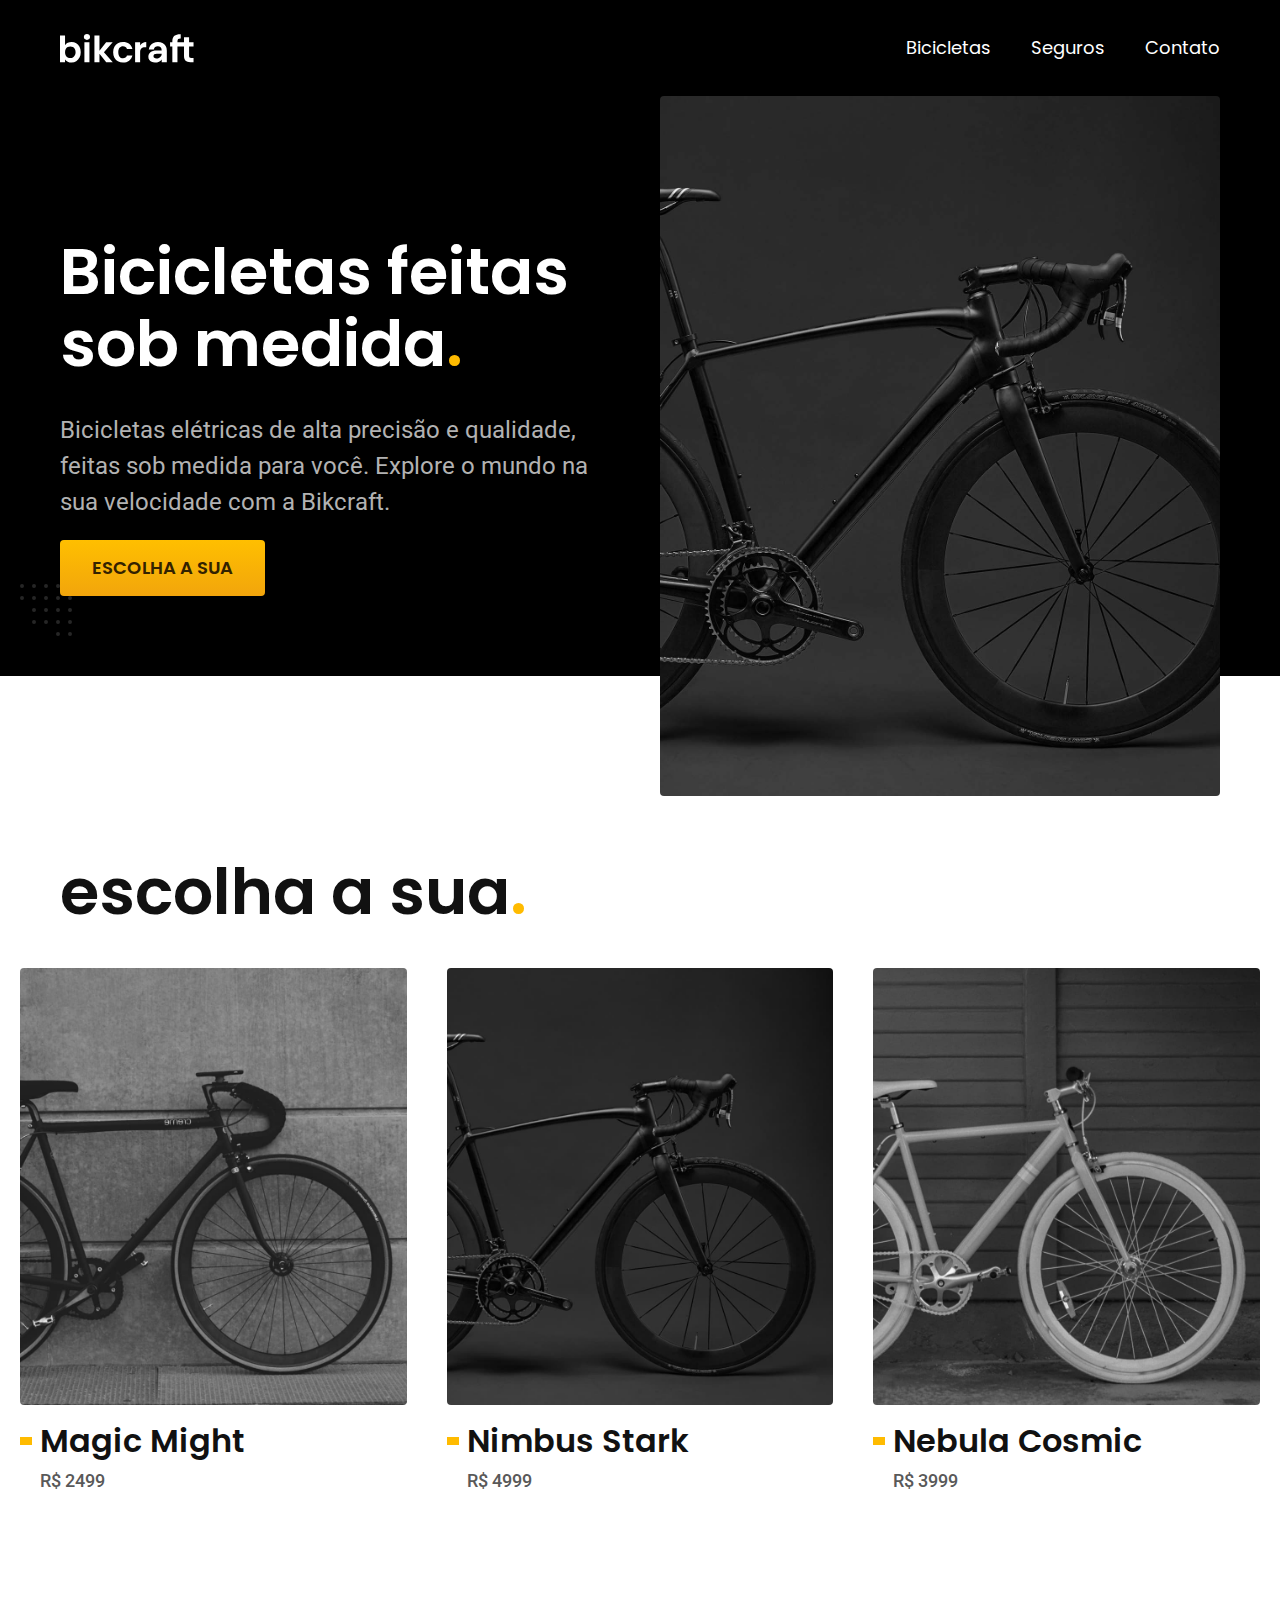
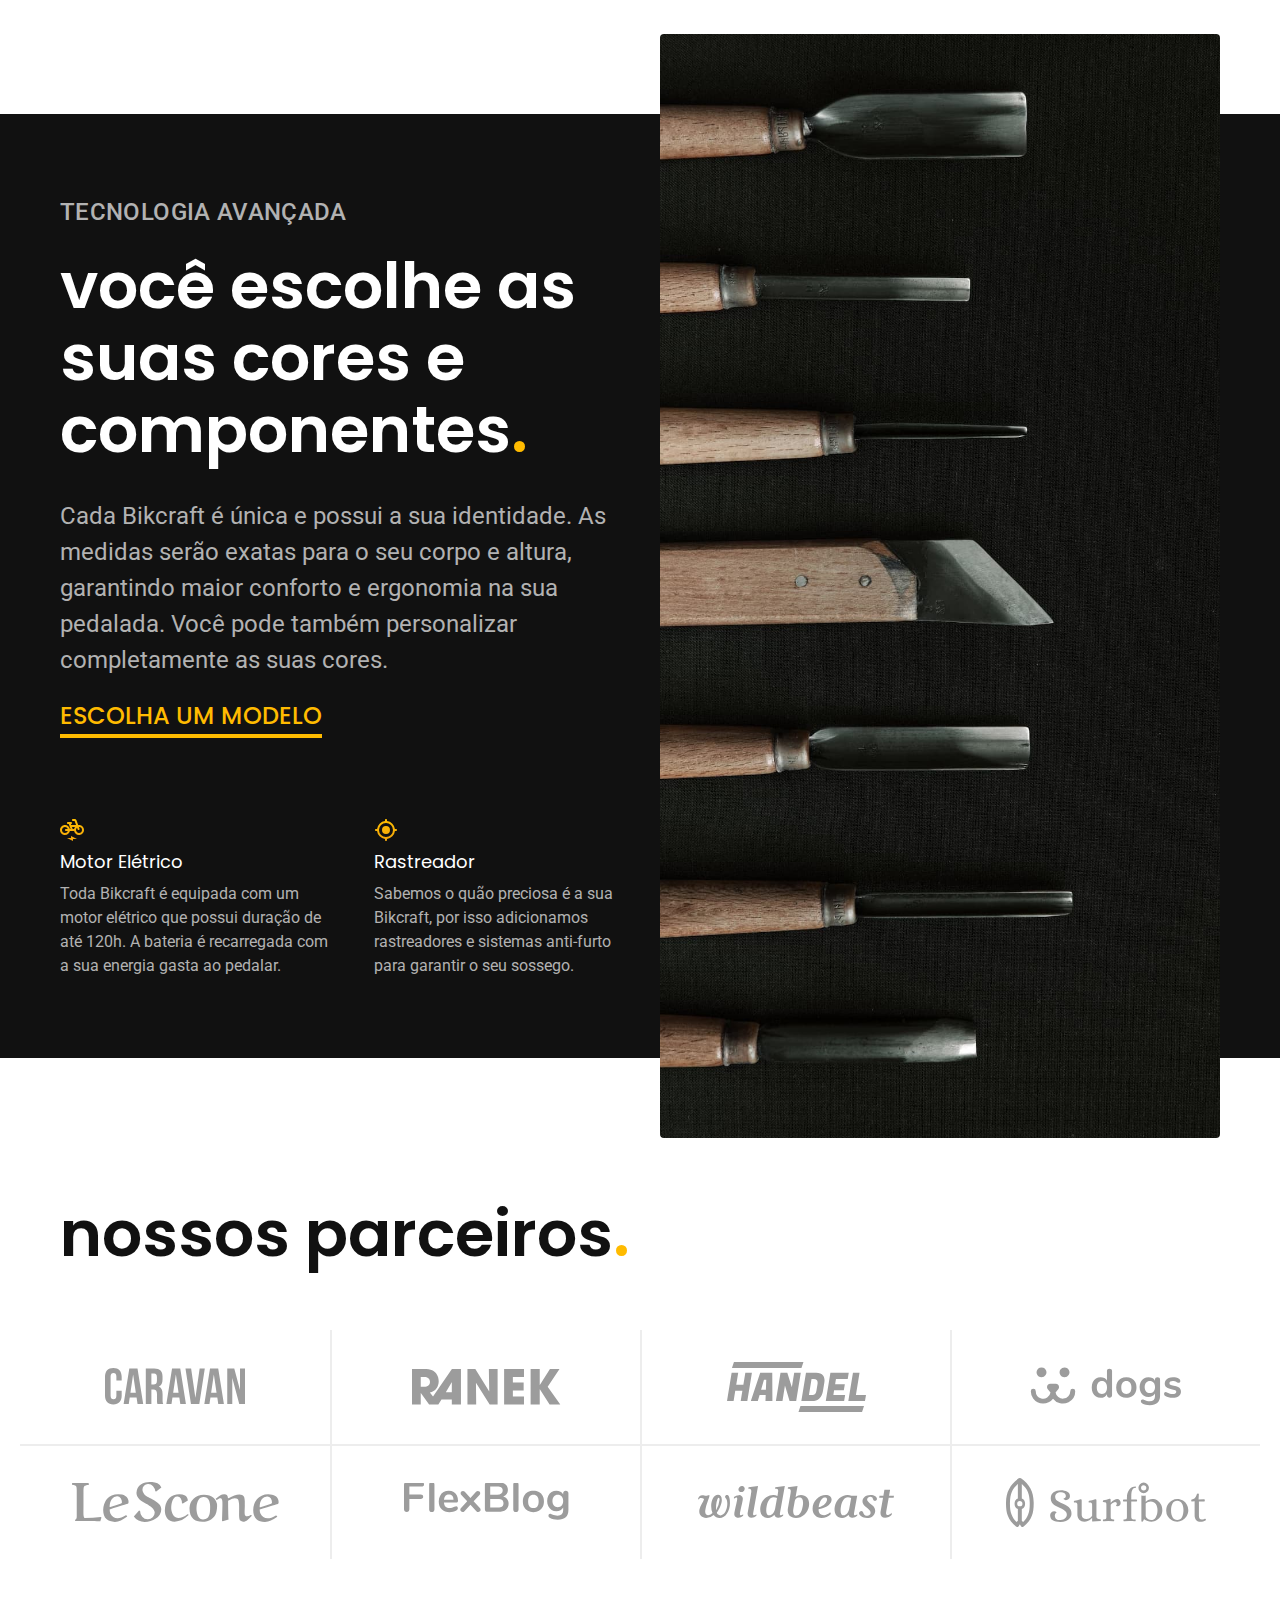
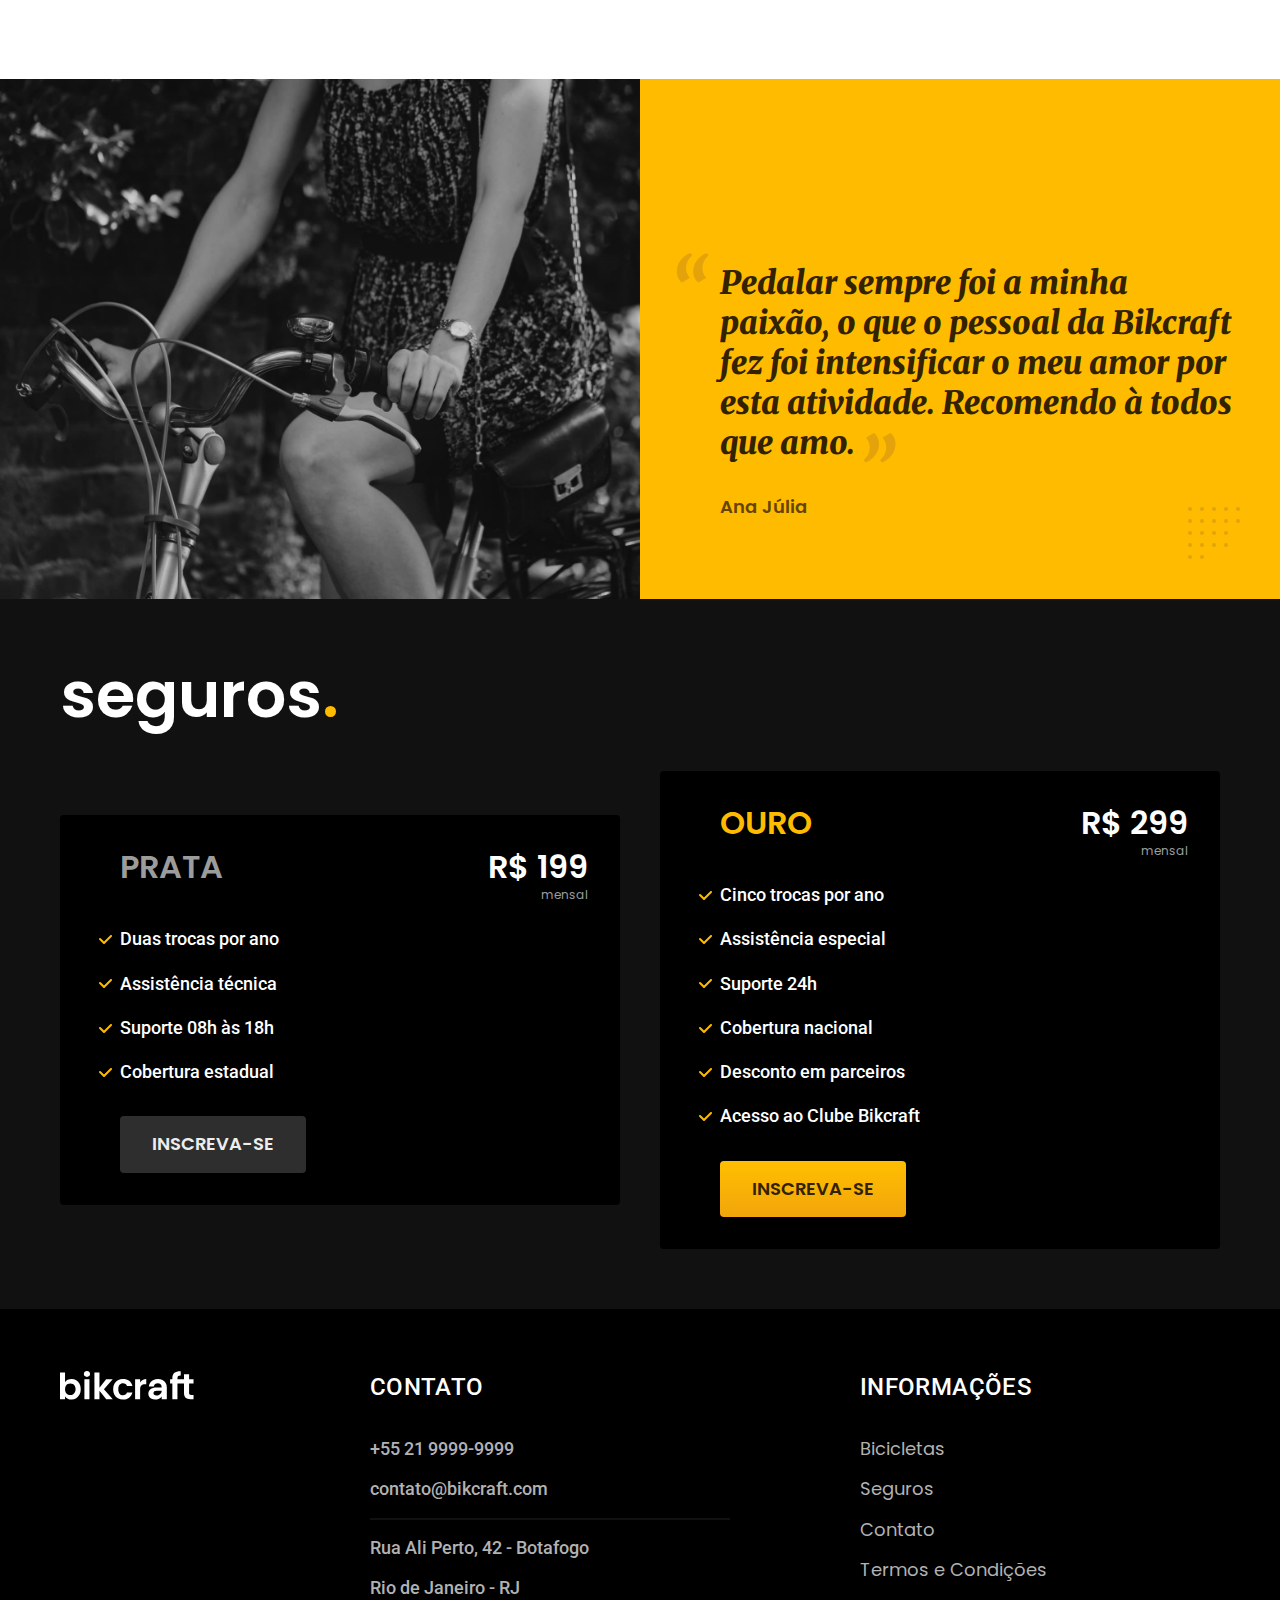
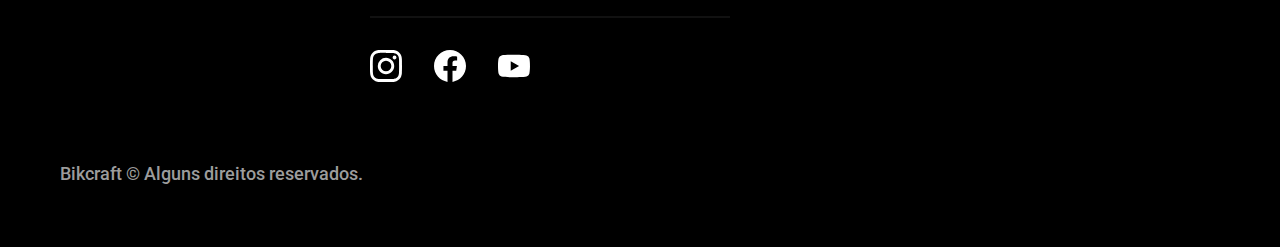
<file: index.html>
<!DOCTYPE html>
<html lang="pt-br">

<head>
  <meta charset="UTF-8">
  <meta name="viewport" content="width=device-width, initial-scale=1.0">

  <title>Bikcraft - Bicicletas Elétricas</title>
  <meta name="description" content="Bicicletas elétricas de alta precisão e qualidade, feitas sob medida para o cliente. Explore o mundo na sua velocidade com a Bikcraft.">
  <link rel="preload" href="./css/style.min.css" as="style"> 
  <link rel="icon" href="./favicon.svg" type="image/svg+xml">
  <link rel="stylesheet" href="./css/style.min.css">


   
<script>
    document.documentElement.classList.add('js')
   </script>

   <link rel="preconnect" href="https://fonts.googleapis.com">
   <link rel="preconnect" href="https://fonts.gstatic.com" crossorigin>
   <link href="https://fonts.googleapis.com/css2?family=Barlow+Condensed&family=Barlow+Semi+Condensed:wght@500;600&family=Big+Shoulders+Display:wght@700&family=Fraunces:wght@700&family=Merriweather:ital,wght@1,900&family=Poppins:wght@400;600&family=Roboto:wght@400;500&display=swap" rel="stylesheet">

</head>

<body>
  <header class="header-bg">
    <div class="header container">
      <a href="./">
        <img src="./img/bikcraft.svg" width="136" height="32" alt="Bikcraft">
      </a>

      <nav aria-label="primaria">
        <ul class="header-menu font-1-m cor-0">
          <li><a href="./bicicletas.html">Bicicletas</a></li>
          <li><a href="./seguros.html">Seguros</a></li>
          <li><a href="./contato.html">Contato</a></li>
        </ul>
      </nav>
    </div>
  </header>

  <main class="introducao-bg ">
    <div class="introducao container">
      <div class="introducao-conteudo">
        <h1 class="font-1-xxl cor-0 fadeInDown "  data-anime="200">Bicicletas feitas sob medida<span class="cor-p1">.</span></h1>
        <p class="font-2-l cor-5 fadeInDown " data-anime="400">Bicicletas elétricas de alta precisão e qualidade, feitas sob medida para você. Explore o mundo na sua velocidade com a Bikcraft.</p>
        <a class="botao fadeInDown "  data-anime="600" href="./bicicletas.html">Escolha a sua</a>
      </div>
      <picture  data-anime="800" class="fadeInDown ">
        <source media="(max-width: 800px)" srcset="./img/bicicletas/nimbus.jpg">
        <img src="./img/fotos/introducao.jpg" alt="Bicicleta elétrica preta.">
      </picture>
    </div>
  </main>

  <article class="bicicletas-lista">
    <h2 class="container font-1-xxl">escolha a sua<span class="cor-p1">.</span></h2>

    <ul>
      <li>
        <a href="./bicicletas/magic.html">
          <img src="./img/bicicletas/magic-home.jpg" alt="Bicicleta preta">
          <h3 class="font-1-xl">Magic Might</h3>
          <span class="font-2-m cor-8">R$ 2499</span>
        </a>
      </li>
      <li>
        <a href="./bicicletas/nimbus.html">
          <img src="./img/bicicletas/nimbus-home.jpg" alt="Bicicleta preta">
          <h3 class="font-1-xl">Nimbus Stark</h3>
          <span class="font-2-m cor-8">R$ 4999</span>
        </a>
      </li>
      <li>
        <a href="./bicicletas/nebula.html">
          <img src="./img/bicicletas/nebula-home.jpg" alt="Bicicleta preta">
          <h3 class="font-1-xl">Nebula Cosmic</h3>
          <span class="font-2-m cor-8">R$ 3999</span>
        </a>
      </li>
    </ul>
  </article>

  <article class="tecnologia-bg">
    <div class="tecnologia container">
      <div class="tecnologia-conteudo">
        <span class="font-2-l-b cor-5">Tecnologia Avançada</span>
        <h2 class="font-1-xxl cor-0">você escolhe as suas cores e componentes<span class="cor-p1">.</span></h2>
        <p class="font-2-l cor-5">Cada Bikcraft é única e possui a sua identidade. As medidas serão exatas para o seu corpo e altura, garantindo maior conforto e ergonomia na sua pedalada. Você pode também personalizar completamente as suas cores.</p>
        <a class="link" href="./bicicletas.html">Escolha um modelo</a>
        <div class="tecnologia-vantagens">
          <div>
            <img src="./img/icones/eletrica.svg" alt="">
            <h3 class="font-1-m cor-0">Motor Elétrico</h3>
            <p class="font-2-s cor-5">Toda Bikcraft é equipada com um motor elétrico que possui duração de até 120h. A bateria é recarregada com a sua energia gasta ao pedalar.</p>
          </div>
          <div>
            <img src="./img/icones/rastreador.svg" alt="">
            <h3 class="font-1-m cor-0">Rastreador</h3>
            <p class="font-2-s cor-5">Sabemos o quão preciosa é a sua Bikcraft, por isso adicionamos rastreadores e sistemas anti-furto para garantir o seu sossego.</p>
          </div>
        </div>
      </div>
      <div class="tecnologia-imagem">
        <img src="./img/fotos/tecnologia.jpg" alt="">
      </div>
    </div>
  </article>

  <section class="parceiros" aria-label="Nossos Parceiros">
    <h2 class="container font-1-xxl">nossos parceiros<span class="cor-p1">.</span></h2>

    <ul>
      <li><img src="./img/parceiros/caravan.svg" alt="caravan"></li>
      <li><img src="./img/parceiros/ranek.svg" alt="ranek"></li>
      <li><img src="./img/parceiros/handel.svg" alt="handel"></li>
      <li><img src="./img/parceiros/dogs.svg" alt="dogs"></li>
      <li><img src="./img/parceiros/lescone.svg" alt="lescone"></li>
      <li><img src="./img/parceiros/flexblog.svg" alt="flexblog"></li>
      <li><img src="./img/parceiros/wildbeast.svg" alt="wildbeast"></li>
      <li><img src="./img/parceiros/surfbot.svg" alt="surfbot"></li>
    </ul>
  </section>

  <section class="depoimento" aria-label="Depoimento">
    <div>
      <img src="./img/fotos/depoimento.jpg" alt="Pessoa pedalando uma bicicleta Bikcraft">
    </div>
    <div class="depoimento-conteudo">
      <blockquote class="font-1-xl cor-p5">
        <p>Pedalar sempre foi a minha paixão, o que o pessoal da Bikcraft fez foi intensificar o meu amor por esta atividade. Recomendo à todos que amo.</p>
      </blockquote>
      <span class="font-1-m-b cor-p4">Ana Júlia</span>
    </div>
  </section>

  <article class="seguros-bg">
    <div class="seguros container">
      <h2 class="font-1-xxl cor-0">seguros<span class="cor-p1">.</span></h2>
      <div class="seguros-item">
        <h3 class="font-1-xl cor-6">PRATA</h3>
        <span class="font-1-xl cor-0">R$ 199 <span class="font-1-xs cor-6">mensal</span></span>
        <ul class="font-2-m cor-0">
          <li>Duas trocas por ano</li>
          <li>Assistência técnica</li>
          <li>Suporte 08h às 18h</li>
          <li>Cobertura estadual</li>
        </ul>
        <a class="botao secundario" href="./orcamento.html">Inscreva-se</a>
      </div>

      <div class="seguros-item">
        <h3 class="font-1-xl cor-p1">OURO</h3>
        <span class="font-1-xl cor-0">R$ 299 <span class="font-1-xs cor-6">mensal</span></span>
        <ul class="font-2-m cor-0">
          <li>Cinco trocas por ano</li>
          <li>Assistência especial</li>
          <li>Suporte 24h</li>
          <li>Cobertura nacional</li>
          <li>Desconto em parceiros</li>
          <li>Acesso ao Clube Bikcraft</li>
        </ul>
        <a class="botao" href="./orcamento.html">Inscreva-se</a>
      </div>
    </div>
  </article>

  <footer class="footer-bg">
    <div class="footer container">
      <img src="./img/bikcraft.svg" alt="Bikcraft">
      <div class="footer-contato">
        <h3 class="font-2-l-b cor-0">Contato</h3>
        <ul class="font-2-m cor-5">
          <li><a href="tel:+552199999999">+55 21 9999-9999</a></li>
          <li><a href="mailto:contato@bikcraft.com">contato@bikcraft.com</a></li>
          <li>Rua Ali Perto, 42 - Botafogo</li>
          <li>Rio de Janeiro - RJ</li>
        </ul>
        <div class="footer-redes">
          <a href="./">
            <img src="./img/redes/instagram.svg" alt="Instagram">
          </a>
          <a href="./">
            <img src="./img/redes/facebook.svg" alt="Facebook">
          </a>
          <a href="./">
            <img src="./img/redes/youtube.svg" alt="Youtube">
          </a>
        </div>
      </div>
      <div class="footer-informacoes">
        <h3 class="font-2-l-b cor-0">Informações</h3>
        <nav>
          <ul class="font-1-m cor-5">
            <li><a href="./bicicletas.html">Bicicletas</a></li>
            <li><a href="./seguros.html">Seguros</a></li>
            <li><a href="./contato.html">Contato</a></li>
            <li><a href="./termos.html">Termos e Condições</a></li>
          </ul>
        </nav>
      </div>
      <p class="footer-copy font-2-m cor-6">Bikcraft © Alguns direitos reservados.</p>
    </div>
  </footer>
  <script src="./js/plugin/simple-anime.js"></script>
  <script src="./js/script.js"></script>
  
</body>

</html>
</file>
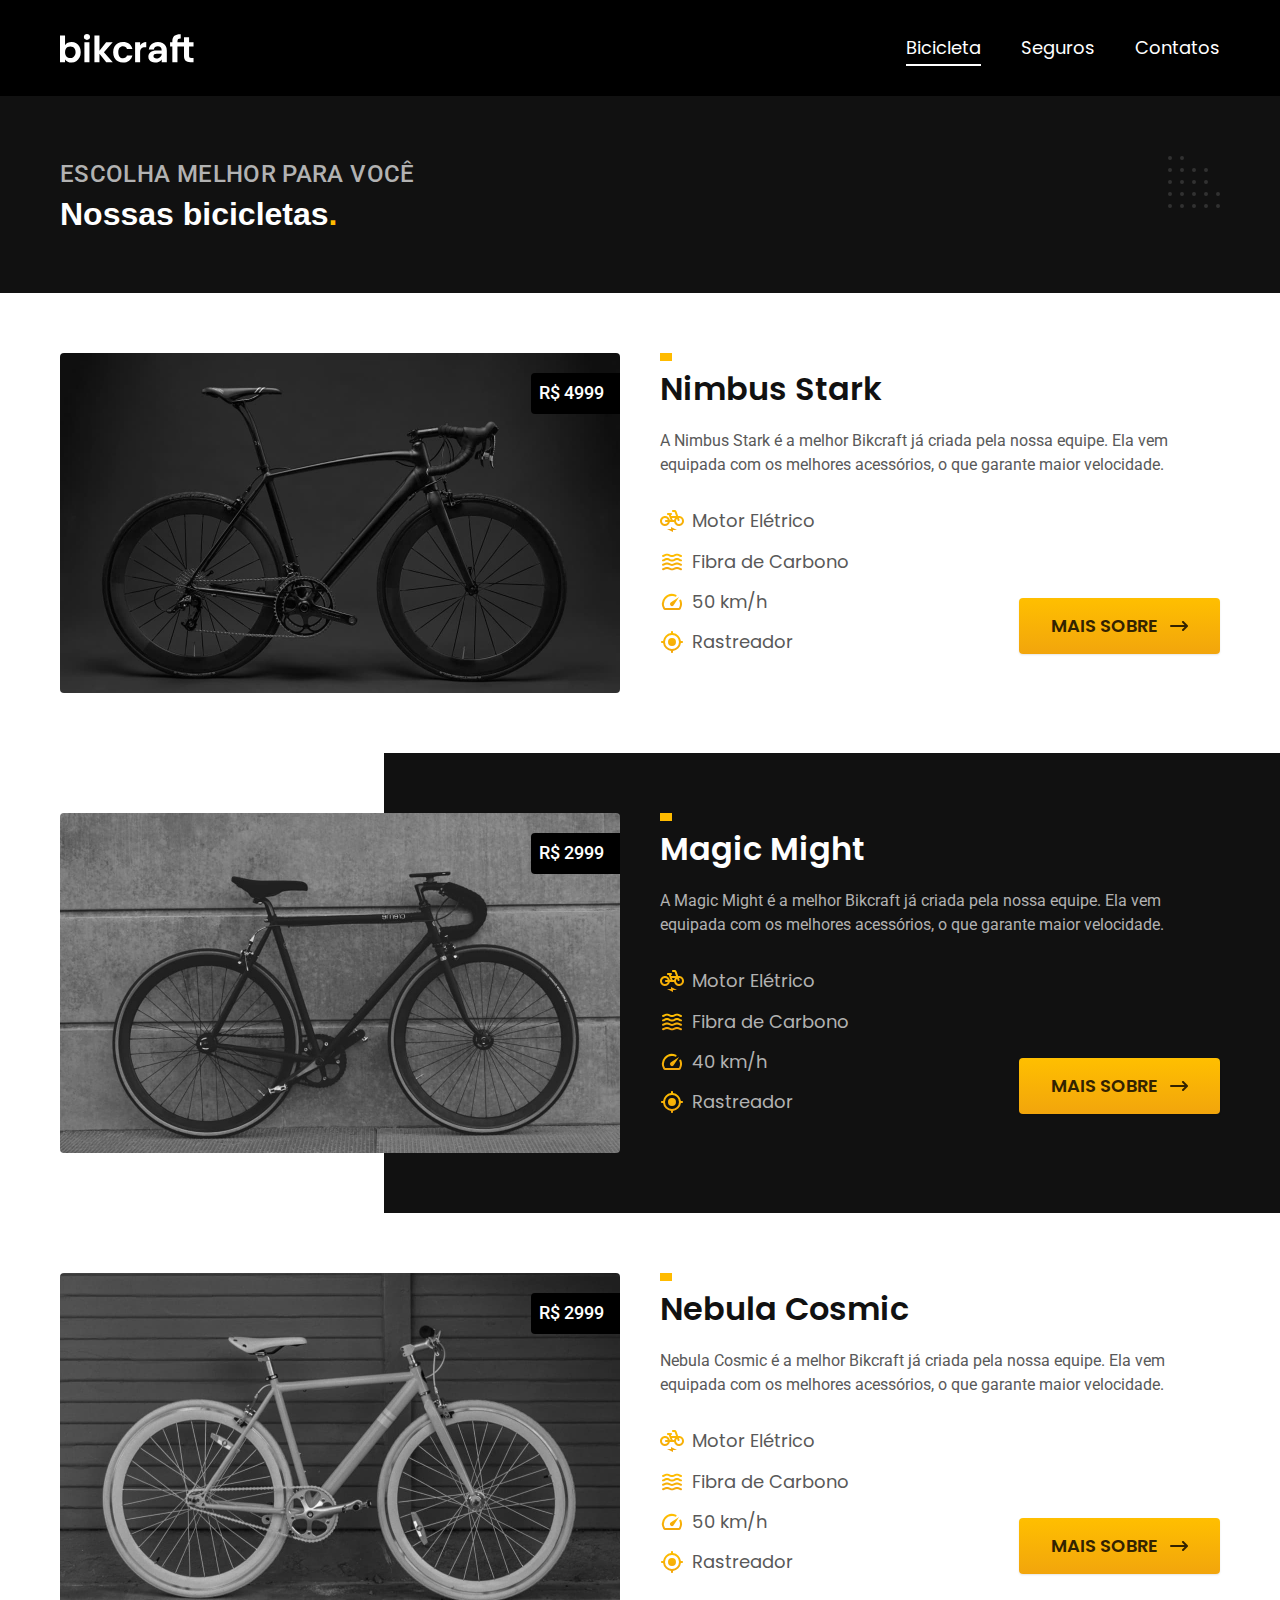
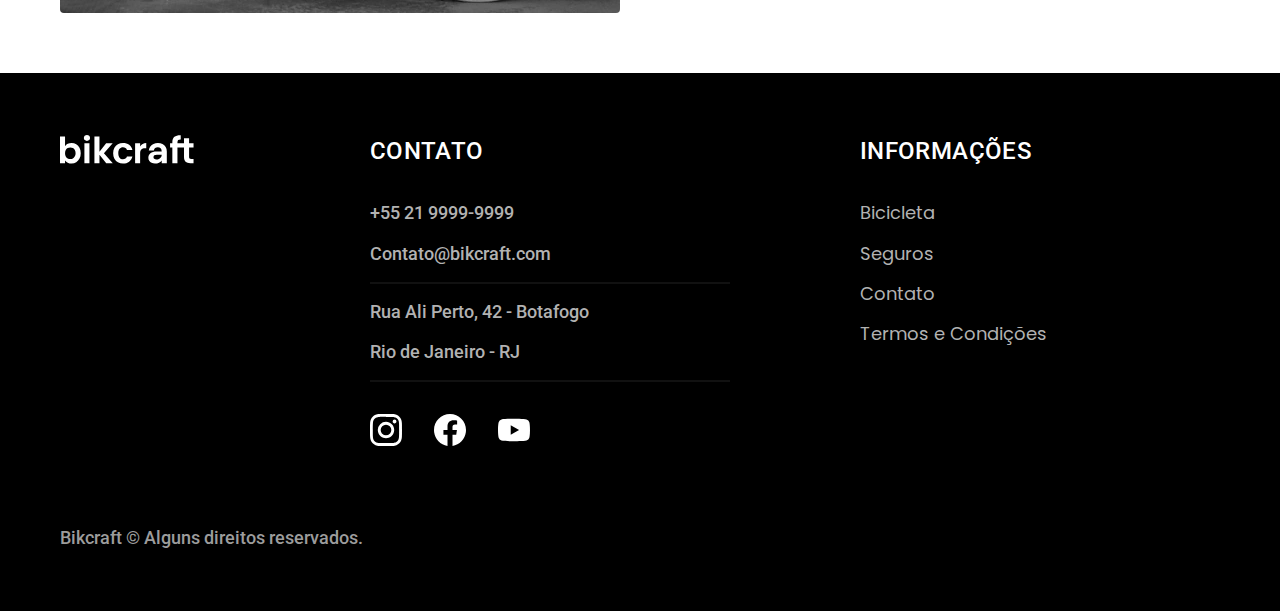
<file: bicicleta.html>
<!DOCTYPE html>

<html lang="pt-br">

<head>
  <meta charset="UTF-8">
  <meta name="viewport" content="width=device-width, initial-scale=1.0">
  <title>Bicicletas | Bikcraft</title>
  <meta name="description" content='Termos e Condições' . feitas sob medid para o cliente. Explore o mundo na sua
    velocidade com a Bikcraft.">

  <link rel="stylesheet" href="css/style.min.css">

  <link rel="preconnect" href="https://fonts.googleapis.com">
  <link rel="preconnect" href="https://fonts.gstatic.com" crossorigin>
  <link href="https://fonts.googleapis.com/css2?family=Poppins:wght@400;600&family=Roboto:wght@400;500&display=swap"
    rel="stylesheet">
<script>
    document.documentElement.classList.add('js')
   </script>

   <link rel="preconnect" href="https://fonts.googleapis.com">
   <link rel="preconnect" href="https://fonts.gstatic.com" crossorigin>
   <link href="https://fonts.googleapis.com/css2?family=Barlow+Condensed&family=Barlow+Semi+Condensed:wght@500;600&family=Big+Shoulders+Display:wght@700&family=Fraunces:wght@700&family=Merriweather:ital,wght@1,900&family=Poppins:wght@400;600&family=Roboto:wght@400;500&display=swap" rel="stylesheet">

</head>

<body id="bicicleta">
  <header class="header-bg">
    <div class="header container">
      <a href="./"><img src="img/bikcraft.svg" alt="">
      </a>
      <nav aria-label="primaria">
        <ul class="header-menu font-1-m cor-0">
          <li><a href="./bicicleta.html">Bicicleta</a></li>
          <li><a href="./seguros.html">Seguros</a></li>
          <li><a href="./contato.html">Contatos</a></li>
        </ul>
      </nav>
    </div>
  </header>

  <main>
    <div class="titulo-bg">
      <div class="titulo container">
        <p class="font-2-l-b cor-5">Escolha melhor para você</p>
        <h1 class="font1xxl cor-0">Nossas bicicletas<span class="cor-p1">.</span></h1>
      </div>
    </div>

 
      <div class="bicicletas container">
        <div class="bicicletas-imagem">
          <img src="./img/bicicletas/nimbus.jpg" alt="">
          <span class="font-2-m  cor-0">R$ 4999</span>
        </div>
        <div class="bicicletas-conteudo">
          <h2 class="font-1-xl">Nimbus Stark</h2>
          <p class="font-2-s cor-8">A Nimbus Stark é a melhor Bikcraft já criada pela nossa equipe. Ela vem equipada com
            os melhores acessórios, o que garante maior velocidade.</p>
            <ul class="font-1-m cor-8">
              <li><img src="./img/icones/eletrica.svg" alt="">
                Motor Elétrico
              </li>

              <li><img src="./img/icones/carbono.svg" alt="">
                Fibra de Carbono
              </li>

              <li><img src="./img/icones/velocidade.svg" alt="">
               50 km/h
              </li>
              <li><img src="./img/icones/rastreador.svg" alt="">
                Rastreador
              </li>
            </ul>
            <a class="botao seta" href="./bicicletas/nimbus.html">Mais Sobre</a>

        </div>
      </div>
    
    <div class="bicicletas-bg">
      <div class="bicicletas container">
        <div class="bicicletas-imagem">
          <img src="./img/bicicletas/magic.jpg" alt="">
          <span class="font-2-m  cor-0">R$ 2999</span>
        </div>
        <div class="bicicletas-conteudo">
          <h2 class="font-1-xl cor-0">Magic Might</h2>
          <p class="font-2-s cor-5">A Magic Might é a melhor Bikcraft já criada pela nossa equipe. Ela vem equipada com
            os melhores acessórios, o que garante maior velocidade.</p>
            <ul class="font-1-m cor-5">
              <li><img src="./img/icones/eletrica.svg" alt="">
                Motor Elétrico
              </li>

              <li><img src="./img/icones/carbono.svg" alt="">
                Fibra de Carbono
              </li>

              <li><img src="./img/icones/velocidade.svg" alt="">
               40 km/h
              </li>
              <li><img src="./img/icones/rastreador.svg" alt="">
                Rastreador
              </li>
            </ul>
            <a class="botao seta" href="./bicicletas/magic.html">Mais Sobre</a>

        </div>
      </div>
    </div>

      <div class="bicicletas container">
        <div class="bicicletas-imagem">
          <img src="./img/bicicletas/nebula.jpg" alt="">
          <span class="font-2-m  cor-0">R$ 2999</span>
        </div>
        <div class="bicicletas-conteudo">
          <h2 class="font-1-xl">Nebula Cosmic</h2>
          <p class="font-2-s cor-8">Nebula Cosmic é a melhor Bikcraft já criada pela nossa equipe. Ela vem equipada com
            os melhores acessórios, o que garante maior velocidade.</p>
            <ul class="font-1-m cor-8">
              <li><img src="./img/icones/eletrica.svg" alt="">
                Motor Elétrico
              </li>

              <li><img src="./img/icones/carbono.svg" alt="">
                Fibra de Carbono
              </li>

              <li><img src="./img/icones/velocidade.svg" alt="">
               50 km/h
              </li>
              <li><img src="./img/icones/rastreador.svg" alt="">
                Rastreador
              </li>
            </ul>
            <a class="botao seta" href="./bicicletas/nebula.html">Mais Sobre</a>
        </div>
      </div>
  </main>

  
  <footer class="footer-bg">
    <div class="footer container">
      <img src="./img/bikcraft.svg" alt="">
      <div class="footer-contato">
        <h3 class="font-2-l-b cor-0">Contato</h3>
        <ul class="font-2-m cor-5">
          <li><a href="tel:+5521999999999">+55 21 9999-9999</a></li>
          <li><a href="mailto:contato@bikcraft.com">Contato@bikcraft.com</a></li>
          <li>Rua Ali Perto, 42 - Botafogo</li>
          <li>Rio de Janeiro - RJ</li>
        </ul>
        <div class="footer-redes">
          <a href="./">
            <img src="./img/redes/instagram.svg" alt="">
          </a>

          <a href="./">
            <img src="./img/redes/facebook.svg" alt="">
          </a>

          <a href="./">
            <img src="./img/redes/youtube.svg" alt="">
          </a>
        </div>
      </div>
      <div class="footer-informacoes">
        <h3 class="font-2-l-b cor-0">Informações</h3>
        <nav>
          <ul class="font-1-m cor-5">
            <li><a href="./bicicleta.html">Bicicleta</a></li>
            <li><a href="./seguros.html">Seguros</a></li>
            <li><a href="./contato.html">Contato</a></li>
            <li><a href="./termos.html">Termos e Condições</a></li>
          </ul>
        </nav>
      </div>
      <p class="footer-copy font-2-m cor-6">Bikcraft © Alguns direitos reservados.</p>
    </div>
  </footer>
  <script src="../js/script.js"></script>
  <script src="js/script.js"></script>
</body>

</html>
</file>
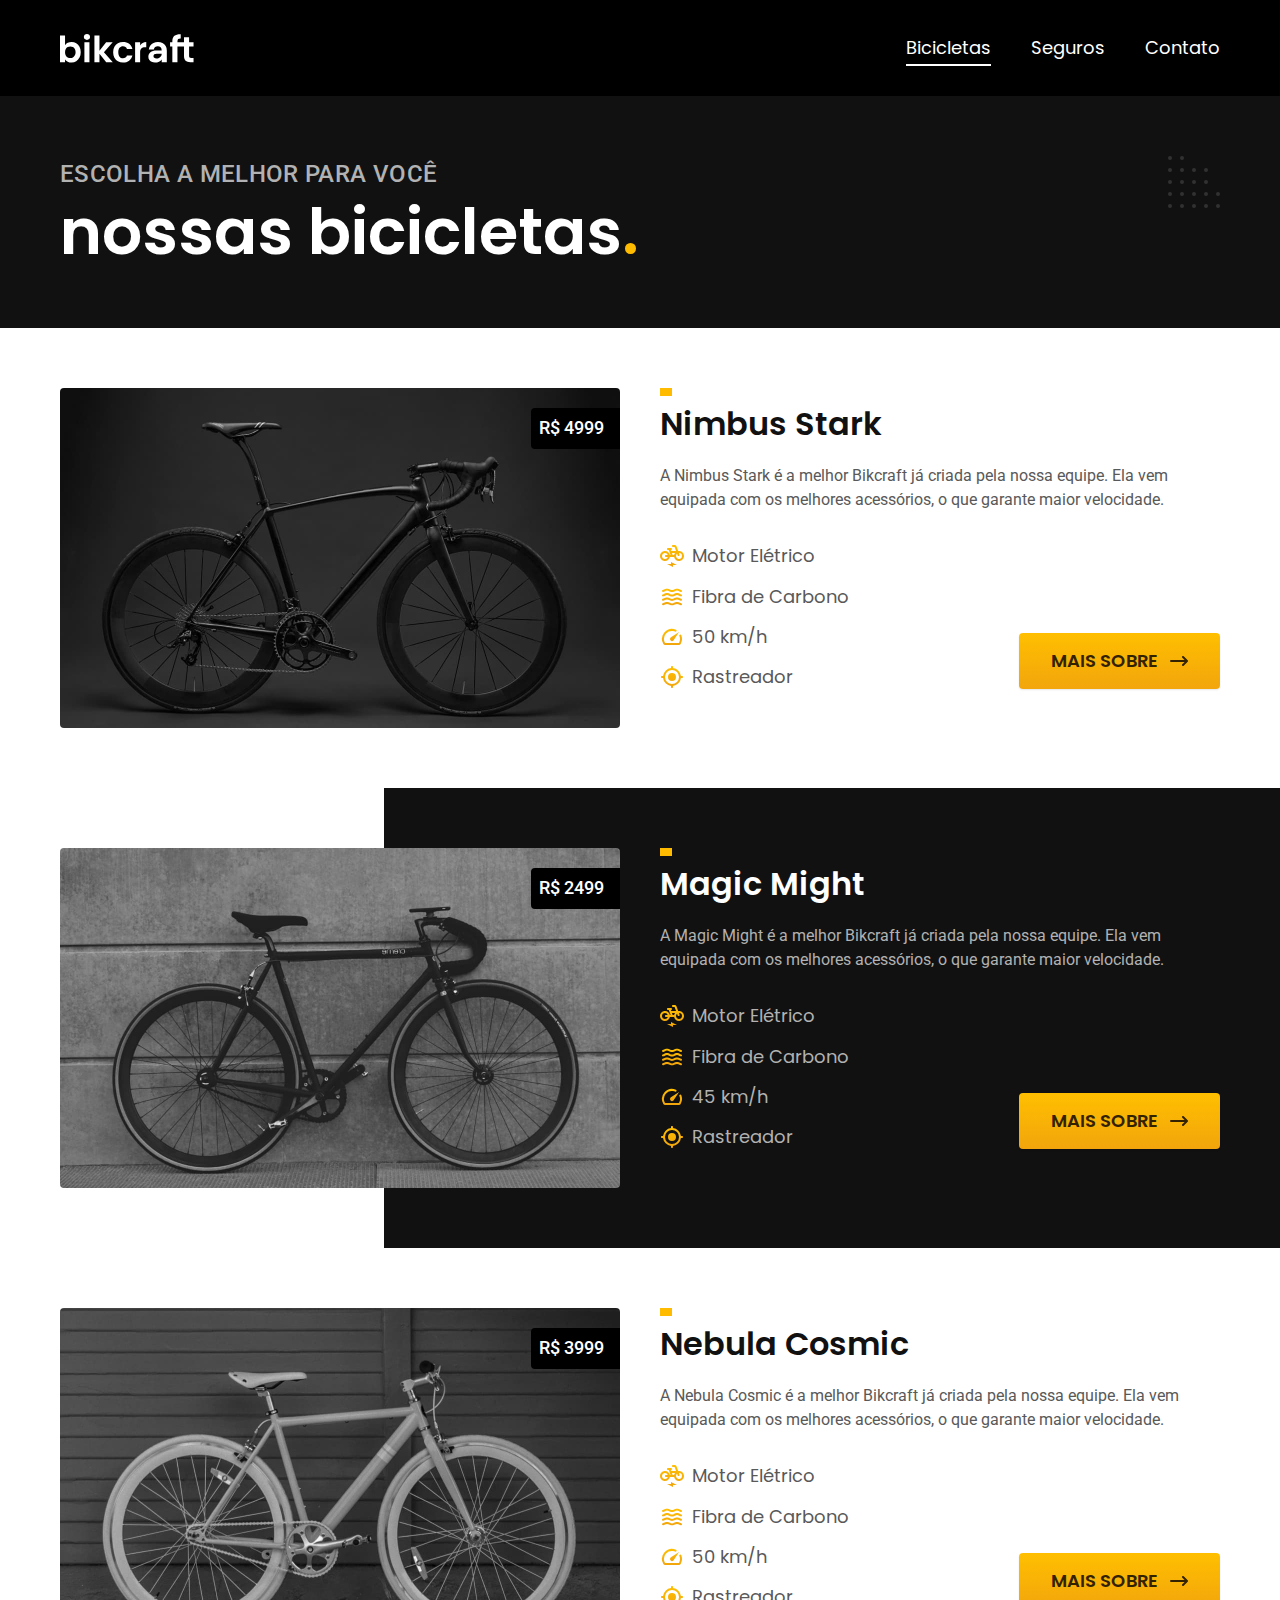
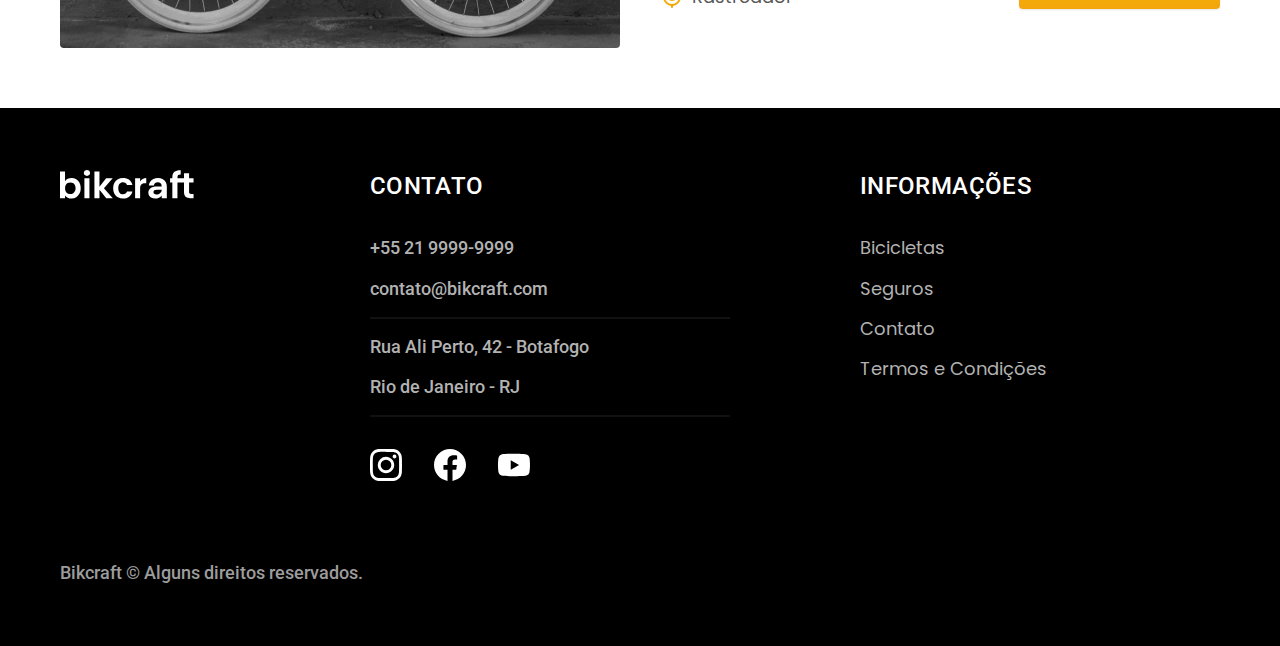
<file: bicicletas.html>
<!DOCTYPE html>
<html lang="pt-br">

<head>
  <meta charset="UTF-8">
  <meta name="viewport" content="width=device-width, initial-scale=1.0">

  <title>Bicicletas | Bikcraft</title>
  <meta name="description" content="Bicicletas">

  <link rel="icon" href="./favicon.svg" type="image/svg+xml">
  <link rel="stylesheet" href="./css/style.min.css">

<script>
    document.documentElement.classList.add('js')
   </script>

   <link rel="preconnect" href="https://fonts.googleapis.com">
   <link rel="preconnect" href="https://fonts.gstatic.com" crossorigin>
   <link href="https://fonts.googleapis.com/css2?family=Barlow+Condensed&family=Barlow+Semi+Condensed:wght@500;600&family=Big+Shoulders+Display:wght@700&family=Fraunces:wght@700&family=Merriweather:ital,wght@1,900&family=Poppins:wght@400;600&family=Roboto:wght@400;500&display=swap" rel="stylesheet">

</head>

<body id="bicicletas">
  <header class="header-bg">
    <div class="header container">
      <a href="./">
        <img src="./img/bikcraft.svg" alt="Bikcraft">
      </a>

      <nav aria-label="primaria">
        <ul class="header-menu font-1-m cor-0">
          <li><a href="./bicicletas.html">Bicicletas</a></li>
          <li><a href="./seguros.html">Seguros</a></li>
          <li><a href="./contato.html">Contato</a></li>
        </ul>
      </nav>
    </div>
  </header>

  <main>
    <div class="titulo-bg">
      <div class="titulo container">
        <p class="font-2-l-b cor-5">Escolha a melhor para você</p>
        <h1 class="font-1-xxl cor-0">nossas bicicletas<span class="cor-p1">.</span></h1>
      </div>
    </div>

    <div class="bicicletas container">
      <div class="bicicletas-imagem">
        <img src="./img/bicicletas/nimbus.jpg" alt="Bicicleta preta">
        <span class="font-2-m cor-0">R$ 4999</span>
      </div>
      <div class="bicicletas-conteudo">
        <h2 class="font-1-xl">Nimbus Stark</h2>
        <p class="font-2-s cor-8">A Nimbus Stark é a melhor Bikcraft já criada pela nossa equipe. Ela vem equipada com os melhores acessórios, o que garante maior velocidade.</p>
        <ul class="font-1-m cor-8">
          <li>
            <img src="./img/icones/eletrica.svg" alt="">
            Motor Elétrico
          </li>
          <li>
            <img src="./img/icones/carbono.svg" alt="">
            Fibra de Carbono
          </li>
          <li>
            <img src="./img/icones/velocidade.svg" alt="">
            50 km/h
          </li>
          <li>
            <img src="./img/icones/rastreador.svg" alt="">
            Rastreador
          </li>
        </ul>
        <a class="botao seta" href="./bicicletas/nimbus.html">Mais Sobre</a>
      </div>
    </div>

    <div class="bicicletas-bg">
      <div class="bicicletas container">
        <div class="bicicletas-imagem">
          <img src="./img/bicicletas/magic.jpg" alt="Bicicleta preta">
          <span class="font-2-m cor-0">R$ 2499</span>
        </div>
        <div class="bicicletas-conteudo">
          <h2 class="font-1-xl cor-0">Magic Might</h2>
          <p class="font-2-s cor-5">A Magic Might é a melhor Bikcraft já criada pela nossa equipe. Ela vem equipada com os melhores acessórios, o que garante maior velocidade.</p>
          <ul class="font-1-m cor-5">
            <li>
              <img src="./img/icones/eletrica.svg" alt="">
              Motor Elétrico
            </li>
            <li>
              <img src="./img/icones/carbono.svg" alt="">
              Fibra de Carbono
            </li>
            <li>
              <img src="./img/icones/velocidade.svg" alt="">
              45 km/h
            </li>
            <li>
              <img src="./img/icones/rastreador.svg" alt="">
              Rastreador
            </li>
          </ul>
          <a class="botao seta" href="./bicicletas/magic.html">Mais Sobre</a>
        </div>
      </div>
    </div>

    <div class="bicicletas container">
      <div class="bicicletas-imagem">
        <img src="./img/bicicletas/nebula.jpg" alt="Bicicleta preta">
        <span class="font-2-m cor-0">R$ 3999</span>
      </div>
      <div class="bicicletas-conteudo">
        <h2 class="font-1-xl">Nebula Cosmic</h2>
        <p class="font-2-s cor-8">A Nebula Cosmic é a melhor Bikcraft já criada pela nossa equipe. Ela vem equipada com os melhores acessórios, o que garante maior velocidade.</p>
        <ul class="font-1-m cor-8">
          <li>
            <img src="./img/icones/eletrica.svg" alt="">
            Motor Elétrico
          </li>
          <li>
            <img src="./img/icones/carbono.svg" alt="">
            Fibra de Carbono
          </li>
          <li>
            <img src="./img/icones/velocidade.svg" alt="">
            50 km/h
          </li>
          <li>
            <img src="./img/icones/rastreador.svg" alt="">
            Rastreador
          </li>
        </ul>
        <a class="botao seta" href="./bicicletas/nebula.html">Mais Sobre</a>
      </div>
    </div>

  </main>

  <footer class="footer-bg">
    <div class="footer container">
      <img src="./img/bikcraft.svg" alt="Bikcraft">
      <div class="footer-contato">
        <h3 class="font-2-l-b cor-0">Contato</h3>
        <ul class="font-2-m cor-5">
          <li><a href="tel:+552199999999">+55 21 9999-9999</a></li>
          <li><a href="mailto:contato@bikcraft.com">contato@bikcraft.com</a></li>
          <li>Rua Ali Perto, 42 - Botafogo</li>
          <li>Rio de Janeiro - RJ</li>
        </ul>
        <div class="footer-redes">
          <a href="./">
            <img src="./img/redes/instagram.svg" alt="Instagram">
          </a>
          <a href="./">
            <img src="./img/redes/facebook.svg" alt="Facebook">
          </a>
          <a href="./">
            <img src="./img/redes/youtube.svg" alt="Youtube">
          </a>
        </div>
      </div>
      <div class="footer-informacoes">
        <h3 class="font-2-l-b cor-0">Informações</h3>
        <nav>
          <ul class="font-1-m cor-5">
            <li><a href="./bicicletas.html">Bicicletas</a></li>
            <li><a href="./seguros.html">Seguros</a></li>
            <li><a href="./contato.html">Contato</a></li>
            <li><a href="./termos.html">Termos e Condições</a></li>
          </ul>
        </nav>
      </div>
      <p class="footer-copy font-2-m cor-6">Bikcraft © Alguns direitos reservados.</p>
    </div>
  </footer>
  <script src="../js/script.js"></script>
  <script src="js/script.js"></script>
</body>

</html>
</file>
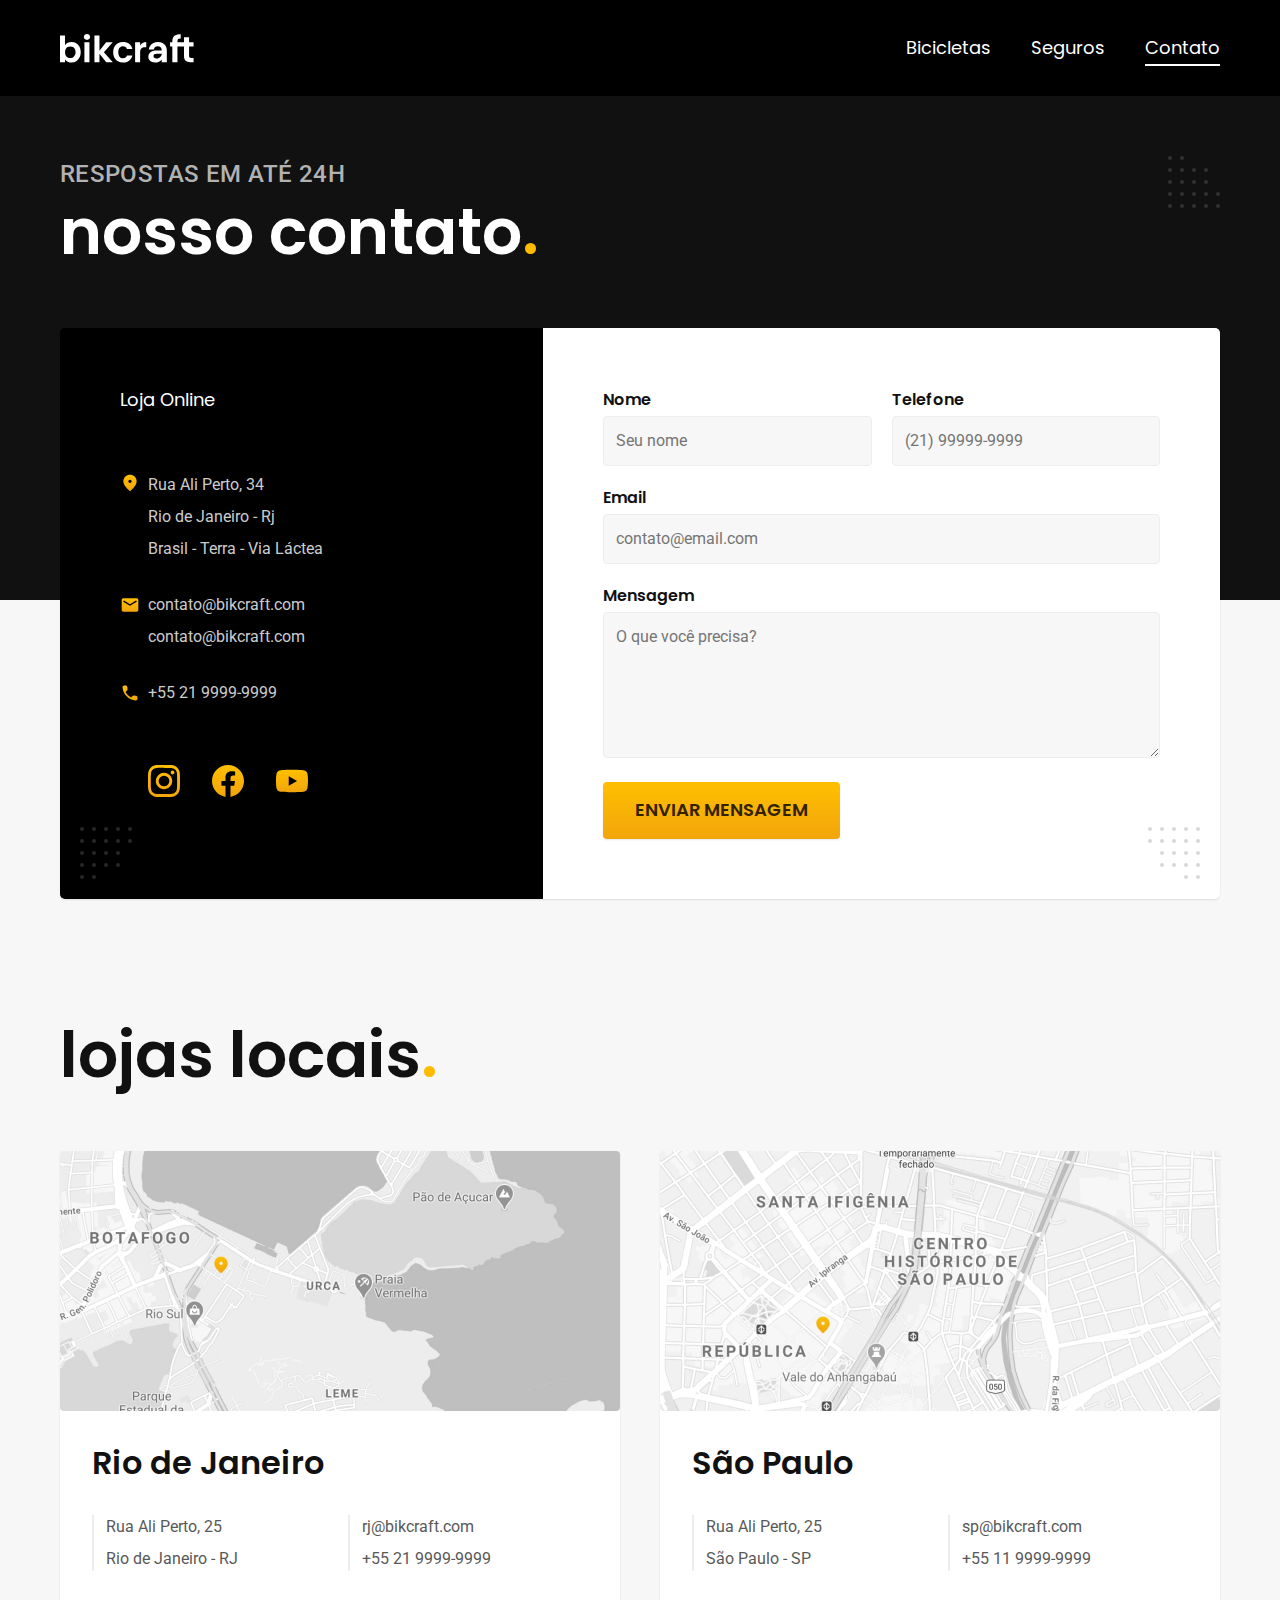
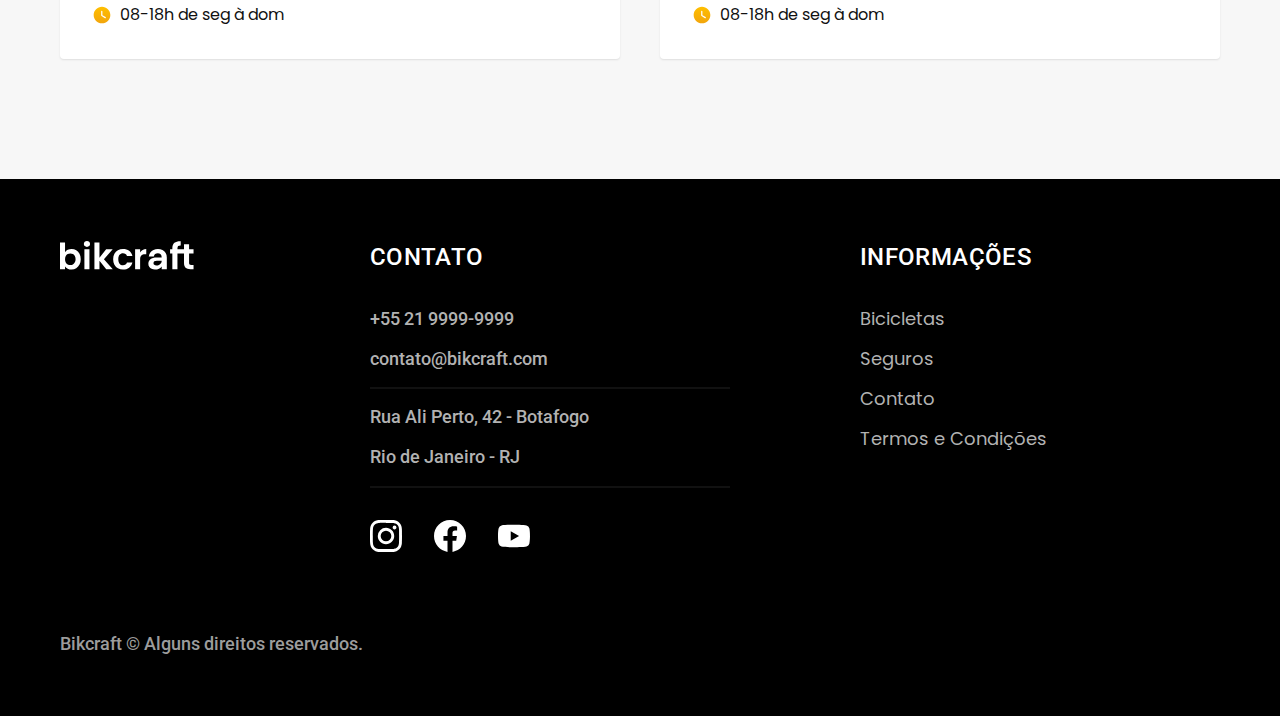
<file: contato.html>
<!DOCTYPE html>
<html lang="pt-br">

<head>
  <meta charset="UTF-8">
  <meta name="viewport" content="width=device-width, initial-scale=1.0">

  <title>Contato | Bikcraft</title>
  <meta name="description" content="Termos e condições.">

  <link rel="icon" href="./favicon.svg" type="image/svg+xml">
  <link rel="stylesheet" href="./css/style.min.css">

<script>
    document.documentElement.classList.add('js')
   </script>

   <link rel="preconnect" href="https://fonts.googleapis.com">
   <link rel="preconnect" href="https://fonts.gstatic.com" crossorigin>
   <link href="https://fonts.googleapis.com/css2?family=Barlow+Condensed&family=Barlow+Semi+Condensed:wght@500;600&family=Big+Shoulders+Display:wght@700&family=Fraunces:wght@700&family=Merriweather:ital,wght@1,900&family=Poppins:wght@400;600&family=Roboto:wght@400;500&display=swap" rel="stylesheet">

</head>

<body id="contato">
  <header class="header-bg">
    <div class="header container">
      <a href="./">
        <img src="./img/bikcraft.svg" alt="Bikcraft">
      </a>

      <nav aria-label="primaria">
        <ul class="header-menu font-1-m cor-0">
          <li><a href="./bicicletas.html">Bicicletas</a></li>
          <li><a href="./seguros.html">Seguros</a></li>
          <li><a href="./contato.html">Contato</a></li>
        </ul>
      </nav>
    </div>
  </header>

  <main>
    <div class="titulo-bg">
      <div class="titulo container">
        <p class="font-2-l-b cor-5">Respostas em até 24h</p>
        <h1 class="font-1-xxl cor-0">nosso contato<span class="cor-p1">.</span></h1>
      </div>
    </div>

    <div class="contato container">
      <section class="contato-dados" aria-label="Endereço">
        <h2 class="font-1-m cor-0">Loja Online</h2>
        <div class="contato-endereco font-2-s cor-4">
          <p>Rua Ali Perto, 34</p>
          <p>Rio de Janeiro - Rj</p>
          <p>Brasil - Terra - Via Láctea</p>
        </div>
        <address class="contato-meios font-2-s cor-4">
          <a  href="mailto:contato@bikcraft.com">contato@bikcraft.com</a>
          <a href="mailto:assistencia@bikcraft.com">contato@bikcraft.com</a>
          <a href="tel:+552199999999">+55 21 9999-9999</a>
        </address>
        <div class="contato-redes">
          <a href="./">
            <img src="./img/redes/instagram-p.svg" alt="Instagram">
          </a>
          <a href="./">
            <img src="./img/redes/facebook-p.svg" alt="Facebook">
          </a>
          <a href="./">
            <img src="./img/redes/youtube-p.svg" alt="Youtube">
          </a>
        </div>
      </section>

      <section class="contato-formulario" aria-label="Formulario">
         <form class="form" action="./contato.html">
          <div>
          <label for="nome">Nome</label>
           <input type="text" id="nome" name="nome" placeholder="Seu nome">
         </div>

         <div>
          <label for="telefone">Telefone</label>
           <input type="text" id="telefone" name="telefone" placeholder="(21) 99999-9999">
         </div>

         <div class="col-2">
          <label for="email">Email</label>
           <input type="email" id="email" name="email" placeholder="contato@email.com">
         </div>

         <div class="col-2">
          <label for="mensagem">Mensagem</label>
           <textarea rows="5" id="mensagem" name="mensagem" placeholder="O que você precisa?"></textarea>
         </div  class="col-2">
         <button class="botao">Enviar Mensagem</button>
          </form>
      </section>
    </div>
  </main>
     
  <article class="lojas container">
    <h2 class="font-1-xxl">lojas locais<span class="cor-p1">.</span></h2>
    <div class="lojas-item">
      <img src="./img/lojas/rj.jpg" alt="mapa marcando o endereço em Rua Ali Perto, 25 - Rio de Janeiro - RJ">
      <div class="lojas-conteudo">
        <h3 class="font-1-xl">Rio de Janeiro</h3>
        <div class="lojas-dados font-2-s cor-8">
          <p>Rua Ali Perto, 25</p>
          <p>Rio de Janeiro - RJ</p>
        </div>
        <div class="lojas-dados font-2-s cor-8">
          <a href="mailto:rj@bikcraft.com">rj@bikcraft.com</a>
          <a href="tel:+552199999999">+55 21 9999-9999</a>
        </div>
        <p class="lojas-tempo font-1-s"><img src="./img/icones/horario.svg" alt="">08-18h de seg à dom</p>
      </div>
    </div>

    <div class="lojas-item">
      <img src="./img/lojas/sp.jpg" alt="mapa marcando o endereço em Rua Ali Perto, 25 - São Paulo - SP">
      <div class="lojas-conteudo">
        <h3 class="font-1-xl">São Paulo</h3>
        <div class="lojas-dados font-2-s cor-8">
          <p>Rua Ali Perto, 25</p>
          <p>São Paulo - SP</p>
        </div>
        <div class="lojas-dados font-2-s cor-8">
          <a href="mailto:sp@bikcraft.com">sp@bikcraft.com</a>
          <a href="tel:+551199999999">+55 11 9999-9999</a>
        </div>
        <p class="lojas-tempo font-1-s"><img src="./img/icones/horario.svg" alt="">08-18h de seg à dom</p>
      </div>
    </div>
  </article>
  <footer class="footer-bg">
    <div class="footer container">
      <img src="./img/bikcraft.svg" alt="Bikcraft">
      <div class="footer-contato">
        <h3 class="font-2-l-b cor-0">Contato</h3>
        <ul class="font-2-m cor-5">
          <li><a href="tel:+552199999999">+55 21 9999-9999</a></li>
          <li><a href="mailto:contato@bikcraft.com">contato@bikcraft.com</a></li>
          <li>Rua Ali Perto, 42 - Botafogo</li>
          <li>Rio de Janeiro - RJ</li>
        </ul>
        <div class="footer-redes">
          <a href="./">
            <img src="./img/redes/instagram.svg" alt="Instagram">
          </a>
          <a href="./">
            <img src="./img/redes/facebook.svg" alt="Facebook">
          </a>
          <a href="./">
            <img src="./img/redes/youtube.svg" alt="Youtube">
          </a>
        </div>
      </div>
      <div class="footer-informacoes">
        <h3 class="font-2-l-b cor-0">Informações</h3>
        <nav>
          <ul class="font-1-m cor-5">
            <li><a href="./bicicletas.html">Bicicletas</a></li>
            <li><a href="./seguros.html">Seguros</a></li>
            <li><a href="./contato.html">Contato</a></li>
            <li><a href="./termos.html">Termos e Condições</a></li>
          </ul>
        </nav>
      </div>
      <p class="footer-copy font-2-m cor-6">Bikcraft © Alguns direitos reservados.</p>
    </div>
  </footer>
  <script src="../js/script.js"></script>
  <script src="js/script.js"></script>
</body>

</html>
</file>
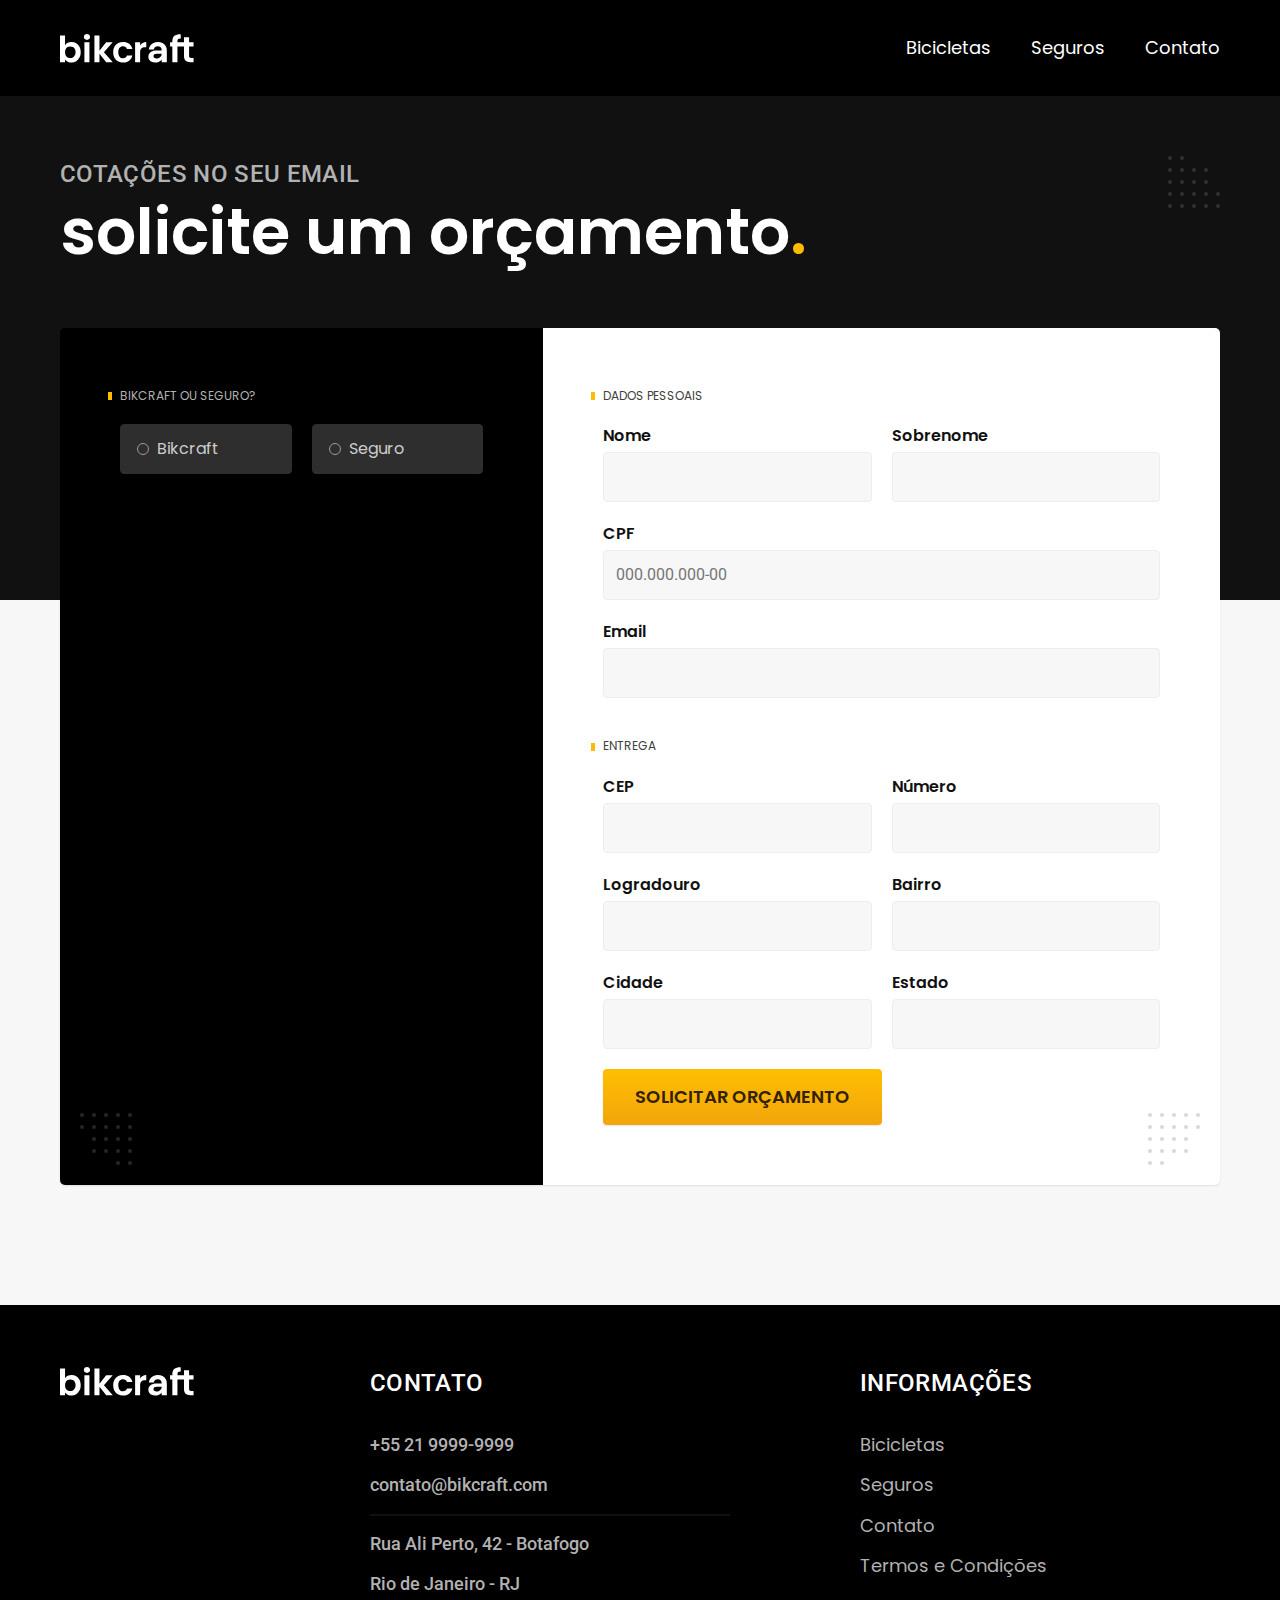
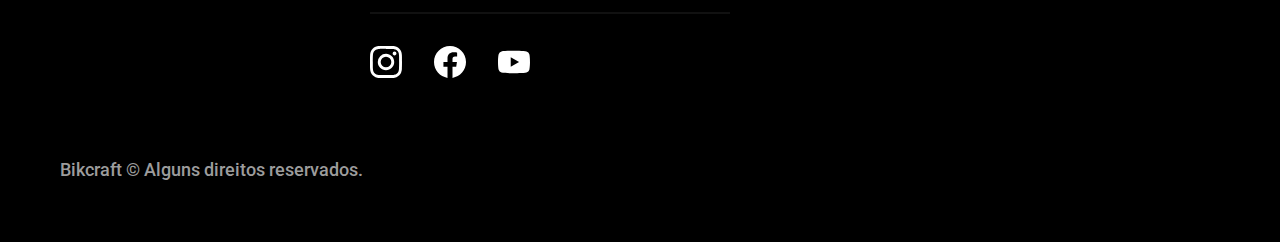
<file: orcamento.html>
<!DOCTYPE html>
<html lang="pt-br">

<head>
  <meta charset="UTF-8">
  <meta name="viewport" content="width=device-width, initial-scale=1.0">

  <title>Orçamento | Bikcraft</title>
  <meta name="description" content="Termos e condições.">

  <link rel="icon" href="./favicon.svg" type="image/svg+xml">
  <link rel="stylesheet" href="./css/style.min.css">

<script>
    document.documentElement.classList.add('js')
   </script>

   <link rel="preconnect" href="https://fonts.googleapis.com">
   <link rel="preconnect" href="https://fonts.gstatic.com" crossorigin>
   <link href="https://fonts.googleapis.com/css2?family=Barlow+Condensed&family=Barlow+Semi+Condensed:wght@500;600&family=Big+Shoulders+Display:wght@700&family=Fraunces:wght@700&family=Merriweather:ital,wght@1,900&family=Poppins:wght@400;600&family=Roboto:wght@400;500&display=swap" rel="stylesheet">

</head>

<body id="orcamento">
  <header class="header-bg">
    <div class="header container">
      <a href="./">
        <img src="./img/bikcraft.svg" alt="Bikcraft">
      </a>

      <nav aria-label="primaria">
        <ul class="header-menu font-1-m cor-0">
          <li><a href="./bicicletas.html">Bicicletas</a></li>
          <li><a href="./seguros.html">Seguros</a></li>
          <li><a href="./contato.html">Contato</a></li>
        </ul>
      </nav>
    </div>
  </header>

  <main>
    <div class="titulo-bg">
      <div class="titulo container">
        <p class="font-2-l-b cor-5">Cotações no seu email</p>
        <h1 class="font-1-xxl cor-0">solicite um orçamento<span class="cor-p1">.</span></h1>
      </div>
    </div>

    <form class="orcamento container" action="./orcamento.html">
      <div class="orcamento-produto">
        <h2 class="font-1-xs cor-5">Bikcraft ou Seguro?</h2>

        <input type="radio" name="tipo" value="bikcraft" id="bikcraft">
        <label for="bikcraft">Bikcraft</label>

        <input type="radio" name="tipo" value="seguro" id="seguro">
        <label for="seguro">Seguro</label>

        <div class="orcamento-conteudo" id="orcamento-bikcraft">
          <h2 class="font-1-xs cor-5">Escolha a sua</h2>

          <input type="radio" name="produto" value="nimbus" id="nimbus">
          <label for="nimbus">Nimbus Stark <span>R$ 4999</span></label>
          <div class="orcamento-detalhes">
            <ul class="font-1-xs cor-8">
              <li><img src="./img/icones/eletrica.svg" alt=""> Motor Elétrico</li>
              <li><img src="./img/icones/carbono.svg" alt=""> Fibra de Carbono</li>
              <li><img src="./img/icones/velocidade.svg" alt=""> 50 km/h</li>
              <li><img src="./img/icones/rastreador.svg" alt=""> Rastreador</li>
            </ul>
            <img src="./img/bicicletas/nimbus.jpg" alt="Bicicleta preta">
          </div>

          <input type="radio" name="produto" value="magic" id="magic">
          <label for="magic">Magic Might <span>R$ 2499</span></label>
          <div class="orcamento-detalhes">
            <ul class="font-1-xs cor-8">
              <li><img src="./img/icones/eletrica.svg" alt=""> Motor Elétrico</li>
              <li><img src="./img/icones/carbono.svg" alt=""> Fibra de Carbono</li>
              <li><img src="./img/icones/velocidade.svg" alt=""> 45 km/h</li>
              <li><img src="./img/icones/rastreador.svg" alt=""> Rastreador</li>
            </ul>
            <img src="./img/bicicletas/magic.jpg" alt="Bicicleta preta">
          </div>

          <input type="radio" name="produto" value="nebula" id="nebula">
          <label for="nebula">Nebula Cosmic <span>R$ 3999</span></label>
          <div class="orcamento-detalhes">
            <ul class="font-1-xs cor-8">
              <li><img src="./img/icones/eletrica.svg" alt=""> Motor Elétrico</li>
              <li><img src="./img/icones/carbono.svg" alt=""> Fibra de Carbono</li>
              <li><img src="./img/icones/velocidade.svg" alt=""> 40 km/h</li>
              <li><img src="./img/icones/rastreador.svg" alt=""> Rastreador</li>
            </ul>
            <img src="./img/bicicletas/nebula.jpg" alt="Bicicleta branca">
          </div>

        </div>

        <div class="orcamento-conteudo" id="orcamento-seguro">
          <h2 class="font-1-xs cor-5">Escolha o plano</h2>

          <input type="radio" name="produto" value="prata" id="prata">
          <label for="prata">Prata <span>R$ 199</span></label>

          <input type="radio" name="produto" value="ouro" id="ouro">
          <label for="ouro">Ouro <span>R$ 299</span></label>
        </div>
      </div>
      <div class="orcamento-dados form">
        <h2 class="font-1-xs cor-9 col-2">dados pessoais</h2>
        <div>
          <label for="nome">Nome</label>
          <input type="text" id="nome" name="nome">
        </div>
        <div>
          <label for="sobrenome">Sobrenome</label>
          <input type="text" id="sobrenome" name="sobrenome">
        </div>
        <div class="col-2">
          <label for="cpf">CPF</label>
          <input type="text" id="cpf" name="cpf" placeholder="000.000.000-00">
        </div>
        <div class="col-2">
          <label for="email">Email</label>
          <input type="email" id="email" name="email">
        </div>
        <h2 class="font-1-xs cor-9 col-2">entrega</h2>
        <div>
          <label for="cep">CEP</label>
          <input type="text" id="cep" name="cep">
        </div>
        <div>
          <label for="numero">Número</label>
          <input type="text" id="numero" name="numero">
        </div>
        <div>
          <label for="logradouro">Logradouro</label>
          <input type="text" id="logradouro" name="logradouro">
        </div>
        <div>
          <label for="bairro">Bairro</label>
          <input type="text" id="bairro" name="bairro">
        </div>
        <div>
          <label for="cidade">Cidade</label>
          <input type="text" id="cidade" name="cidade">
        </div>
        <div>
          <label for="estado">Estado</label>
          <input type="text" id="estado" name="estado">
        </div>
        <button class="botao col-2">Solicitar Orçamento</button>
      </div>
    </form>
  </main>

  <footer class="footer-bg">
    <div class="footer container">
      <img src="./img/bikcraft.svg" alt="Bikcraft">
      <div class="footer-contato">
        <h3 class="font-2-l-b cor-0">Contato</h3>
        <ul class="font-2-m cor-5">
          <li><a href="tel:+552199999999">+55 21 9999-9999</a></li>
          <li><a href="mailto:contato@bikcraft.com">contato@bikcraft.com</a></li>
          <li>Rua Ali Perto, 42 - Botafogo</li>
          <li>Rio de Janeiro - RJ</li>
        </ul>
        <div class="footer-redes">
          <a href="./">
            <img src="./img/redes/instagram.svg" alt="Instagram">
          </a>
          <a href="./">
            <img src="./img/redes/facebook.svg" alt="Facebook">
          </a>
          <a href="./">
            <img src="./img/redes/youtube.svg" alt="Youtube">
          </a>
        </div>
      </div>
      <div class="footer-informacoes">
        <h3 class="font-2-l-b cor-0">Informações</h3>
        <nav>
          <ul class="font-1-m cor-5">
            <li><a href="./bicicletas.html">Bicicletas</a></li>
            <li><a href="./seguros.html">Seguros</a></li>
            <li><a href="./contato.html">Contato</a></li>
            <li><a href="./termos.html">Termos e Condições</a></li>
          </ul>
        </nav>
      </div>
      <p class="footer-copy font-2-m cor-6">Bikcraft © Alguns direitos reservados.</p>
    </div>
  </footer>
  <script src="../js/script.js"></script>
  <script src="js/script.js"></script>
</body>

</html>
</file>
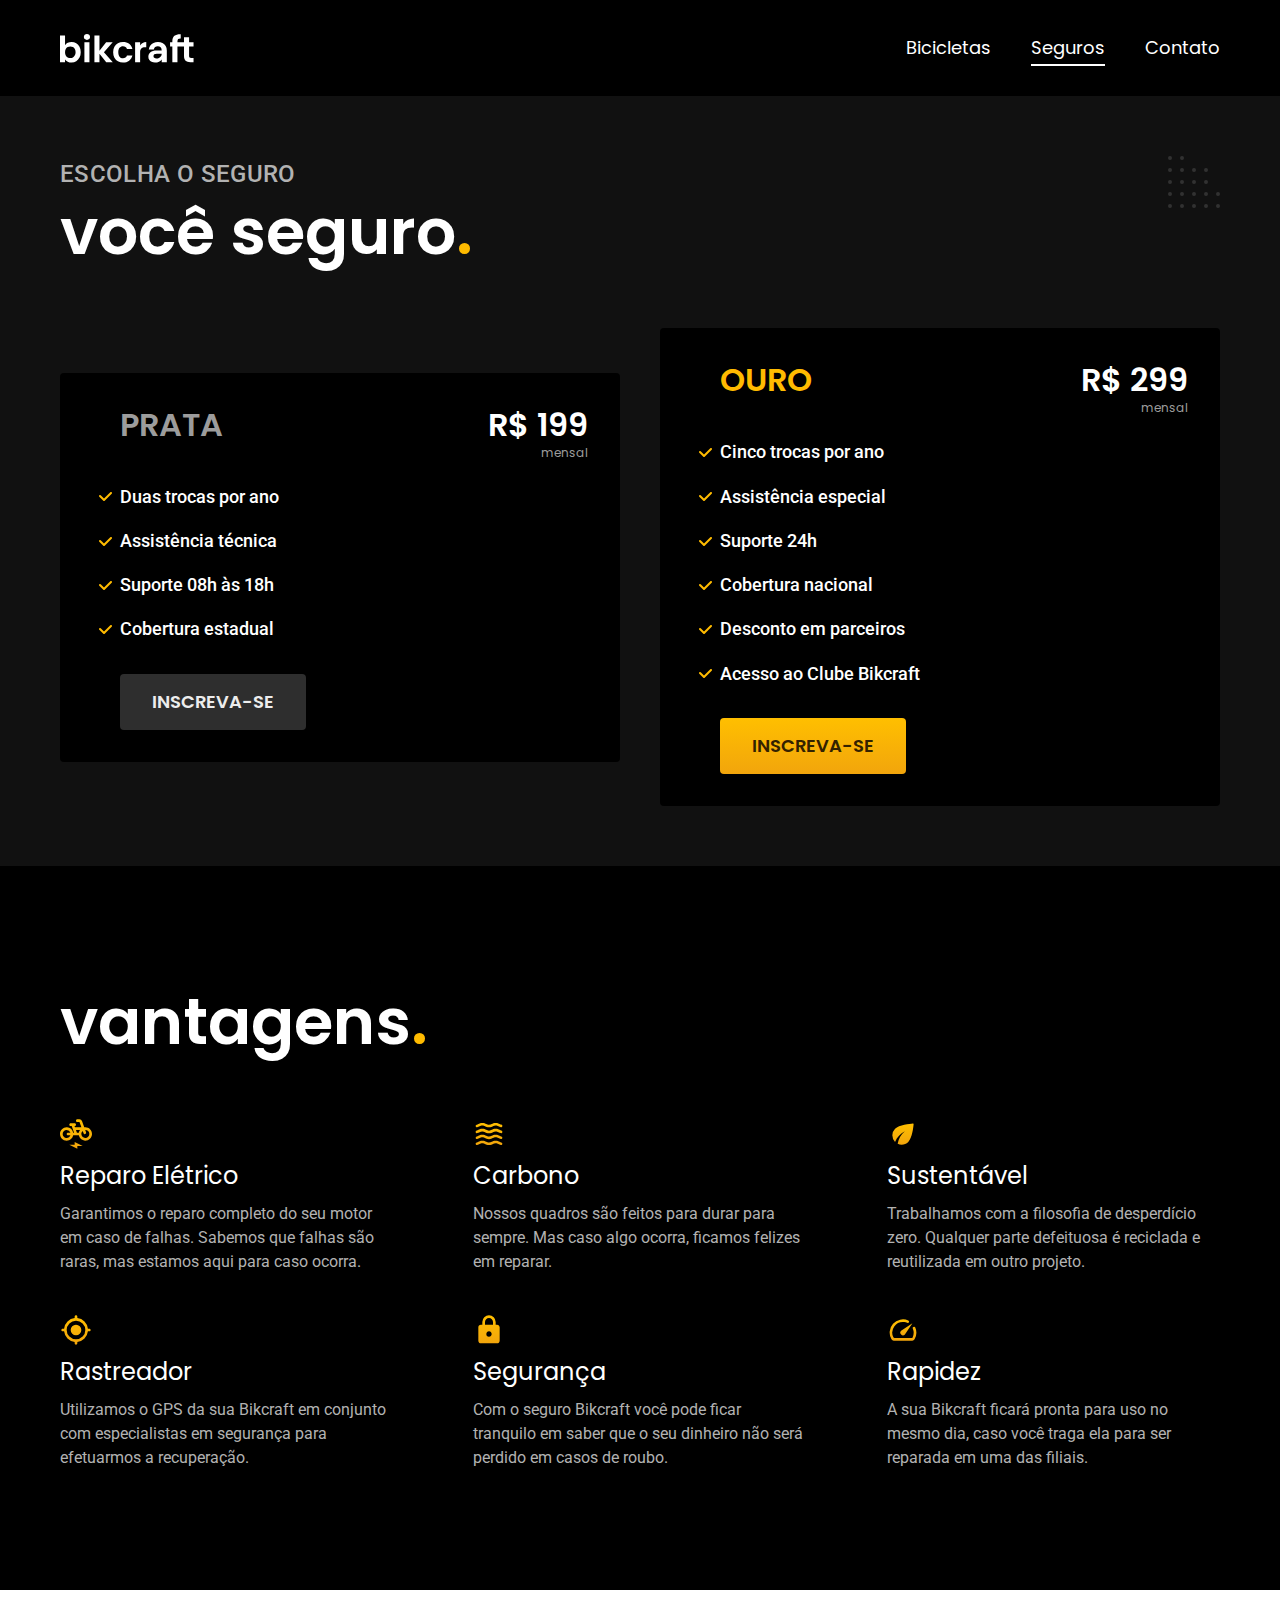
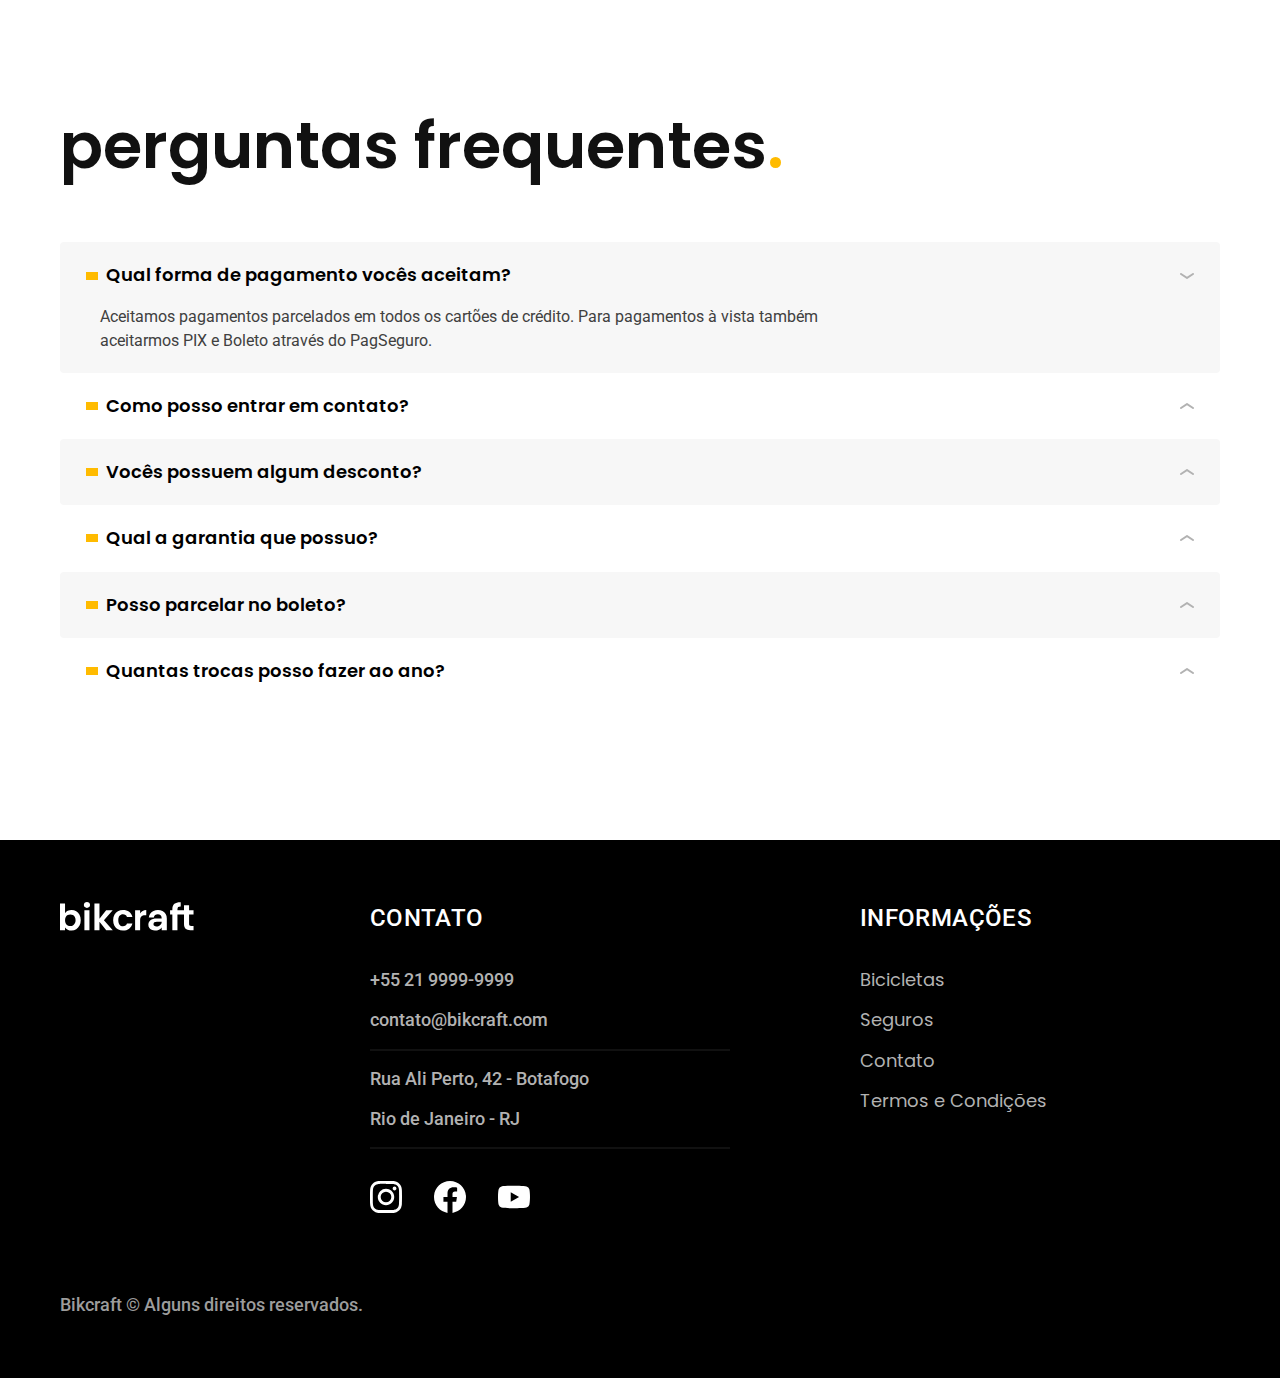
<file: seguros.html>
<!DOCTYPE html>
<html lang="pt-br">

<head>
  <meta charset="UTF-8">
  <meta name="viewport" content="width=device-width, initial-scale=1.0">

  <title>Seguros | Bikcraft</title>
  <meta name="description" content="Seguros.">

  <link rel="icon" href="./favicon.svg" type="image/svg+xml">
  <link rel="stylesheet" href="./css/style.min.css">

<script>
    document.documentElement.classList.add('js')
   </script>

   <link rel="preconnect" href="https://fonts.googleapis.com">
   <link rel="preconnect" href="https://fonts.gstatic.com" crossorigin>
   <link href="https://fonts.googleapis.com/css2?family=Barlow+Condensed&family=Barlow+Semi+Condensed:wght@500;600&family=Big+Shoulders+Display:wght@700&family=Fraunces:wght@700&family=Merriweather:ital,wght@1,900&family=Poppins:wght@400;600&family=Roboto:wght@400;500&display=swap" rel="stylesheet">

</head>

<body id="seguros">
  <header class="header-bg">
    <div class="header container">
      <a href="./">
        <img src="./img/bikcraft.svg" alt="Bikcraft">
      </a>

      <nav aria-label="primaria">
        <ul class="header-menu font-1-m cor-0">
          <li><a href="./bicicletas.html">Bicicletas</a></li>
          <li><a href="./seguros.html">Seguros</a></li>
          <li><a href="./contato.html">Contato</a></li>
        </ul>
      </nav>
    </div>
  </header>

  <main class="seguros-bg">
    <div class="titulo-bg">
      <div class="titulo container">
        <p class="font-2-l-b cor-5">Escolha o seguro</p>
        <h1 class="font-1-xxl cor-0">você seguro<span class="cor-p1">.</span></h1>
      </div>
    </div>

    <div class="seguros container">

      <div class="seguros-item fadeInLeft" data-anime="200">
        <h3 class="font-1-xl cor-6">PRATA</h3>
        <span class="font-1-xl cor-0">R$ 199 <span class="font-1-xs cor-6">mensal</span></span>
        <ul class="font-2-m cor-0">
          <li>Duas trocas por ano</li>
          <li>Assistência técnica</li>
          <li>Suporte 08h às 18h</li>
          <li>Cobertura estadual</li>
        </ul>
        <a class="botao secundario" href="./orcamento.html?tipo=seguro&produto=prata">Inscreva-se</a>
      </div>

      <div class="seguros-item fadeInRight " data-anime="400">
        <h3 class="font-1-xl cor-p1">OURO</h3>
        <span class="font-1-xl cor-0">R$ 299 <span class="font-1-xs cor-6">mensal</span></span>
        <ul class="font-2-m cor-0">
          <li>Cinco trocas por ano</li>
          <li>Assistência especial</li>
          <li>Suporte 24h</li>
          <li>Cobertura nacional</li>
          <li>Desconto em parceiros</li>
          <li>Acesso ao Clube Bikcraft</li>
        </ul>
        <a class="botao" href="./orcamento.html?tipo=seguro&produto=ouro">Inscreva-se</a>
      </div>
    </div>
  </main>

  <article class="vantagens-bg">
    <div class="vantagens container">
      <h2 class="font-1-xxl cor-0">vantagens<span class="cor-p1">.</span></h2>
      <ul>
        <li>
          <img src="./img/icones/eletrica.svg" alt="">
          <h3 class="font-1-l cor-0">Reparo Elétrico</h3>
          <p class="font-2-s cor-5">Garantimos o reparo completo do seu motor em caso de falhas. Sabemos que falhas são raras, mas estamos aqui para caso ocorra.</p>
        </li>
        <li>
          <img src="./img/icones/carbono.svg" alt="">
          <h3 class="font-1-l cor-0">Carbono</h3>
          <p class="font-2-s cor-5">Nossos quadros são feitos para durar para sempre. Mas caso algo ocorra, ficamos felizes em reparar.</p>
        </li>
        <li>
          <img src="./img/icones/sustentavel.svg" alt="">
          <h3 class="font-1-l cor-0">Sustentável</h3>
          <p class="font-2-s cor-5">Trabalhamos com a filosofia de desperdício zero. Qualquer parte defeituosa é reciclada e reutilizada em outro projeto.</p>
        </li>
        <li>
          <img src="./img/icones/rastreador.svg" alt="">
          <h3 class="font-1-l cor-0">Rastreador</h3>
          <p class="font-2-s cor-5">Utilizamos o GPS da sua Bikcraft em conjunto com especialistas em segurança para efetuarmos a recuperação.</p>
        </li>
        <li>
          <img src="./img/icones/seguro.svg" alt="">
          <h3 class="font-1-l cor-0">Segurança</h3>
          <p class="font-2-s cor-5">Com o seguro Bikcraft você pode ficar tranquilo em saber que o seu dinheiro não será perdido em casos de roubo.</p>
        </li>
        <li>
          <img src="./img/icones/velocidade.svg" alt="">
          <h3 class="font-1-l cor-0">Rapidez</h3>
          <p class="font-2-s cor-5">A sua Bikcraft ficará pronta para uso no mesmo dia, caso você traga ela para ser reparada em uma das filiais.</p>
        </li>
      </ul>
    </div>
  </article>

  <article class="perguntas container">
    <h2 class="font-1-xxl">perguntas frequentes<span class="cor-p1">.</span></h2>

    <dl>
      <div>
        <dt><button class="font-1-m-b" aria-controls="pergunta1" aria-expanded="true">Qual forma de pagamento vocês aceitam?</button></dt>
        <dd id="pergunta1" class="font-2-s cor-9 ativa">Aceitamos pagamentos parcelados em todos os cartões de crédito. Para pagamentos à vista também aceitarmos PIX e Boleto através do PagSeguro.</dd>
      </div>
      <div>
        <dt><button class="font-1-m-b" aria-controls="pergunta2" aria-expanded="false">Como posso entrar em contato?</button></dt>
        <dd id="pergunta2" class="font-2-s cor-9">Aceitamos pagamentos parcelados em todos os cartões de crédito. Para pagamentos à vista também aceitarmos PIX e Boleto através do PagSeguro.</dd>
      </div>
      <div>
        <dt><button class="font-1-m-b" aria-controls="pergunta3" aria-expanded="false">Vocês possuem algum desconto?</button></dt>
        <dd id="pergunta3" class="font-2-s cor-9">Aceitamos pagamentos parcelados em todos os cartões de crédito. Para pagamentos à vista também aceitarmos PIX e Boleto através do PagSeguro.</dd>
      </div>
      <div>
        <dt><button class="font-1-m-b" aria-controls="pergunta4" aria-expanded="false">Qual a garantia que possuo?</button></dt>
        <dd id="pergunta4" class="font-2-s cor-9">Aceitamos pagamentos parcelados em todos os cartões de crédito. Para pagamentos à vista também aceitarmos PIX e Boleto através do PagSeguro.</dd>
      </div>
      <div>
        <dt><button class="font-1-m-b" aria-controls="pergunta5" aria-expanded="false">Posso parcelar no boleto?</button></dt>
        <dd id="pergunta5" class="font-2-s cor-9">Aceitamos pagamentos parcelados em todos os cartões de crédito. Para pagamentos à vista também aceitarmos PIX e Boleto através do PagSeguro.</dd>
      </div>
      <div>
        <dt><button class="font-1-m-b" aria-controls="pergunta6" aria-expanded="false">Quantas trocas posso fazer ao ano?</button></dt>
        <dd id="pergunta6" class="font-2-s cor-9">Aceitamos pagamentos parcelados em todos os cartões de crédito. Para pagamentos à vista também aceitarmos PIX e Boleto através do PagSeguro.</dd>
      </div>
    </dl>
  </article>

  <footer class="footer-bg">
    <div class="footer container">
      <img src="./img/bikcraft.svg" alt="Bikcraft">
      <div class="footer-contato">
        <h3 class="font-2-l-b cor-0">Contato</h3>
        <ul class="font-2-m cor-5">
          <li><a href="tel:+552199999999">+55 21 9999-9999</a></li>
          <li><a href="mailto:contato@bikcraft.com">contato@bikcraft.com</a></li>
          <li>Rua Ali Perto, 42 - Botafogo</li>
          <li>Rio de Janeiro - RJ</li>
        </ul>
        <div class="footer-redes">
          <a href="./">
            <img src="./img/redes/instagram.svg" alt="Instagram">
          </a>
          <a href="./">
            <img src="./img/redes/facebook.svg" alt="Facebook">
          </a>
          <a href="./">
            <img src="./img/redes/youtube.svg" alt="Youtube">
          </a>
        </div>
      </div>
      <div class="footer-informacoes">
        <h3 class="font-2-l-b cor-0">Informações</h3>
        <nav>
          <ul class="font-1-m cor-5">
            <li><a href="./bicicletas.html">Bicicletas</a></li>
            <li><a href="./seguros.html">Seguros</a></li>
            <li><a href="./contato.html">Contato</a></li>
            <li><a href="./termos.html">Termos e Condições</a></li>
          </ul>
        </nav>
      </div>
      <p class="footer-copy font-2-m cor-6">Bikcraft © Alguns direitos reservados.</p>
    </div>
  </footer>
  <script src="./js/plugin/simple-anime.js"></script>
  <script src="../js/script.js"></script>
  <script src="js/script.js"></script>
</body>

</html>
</file>
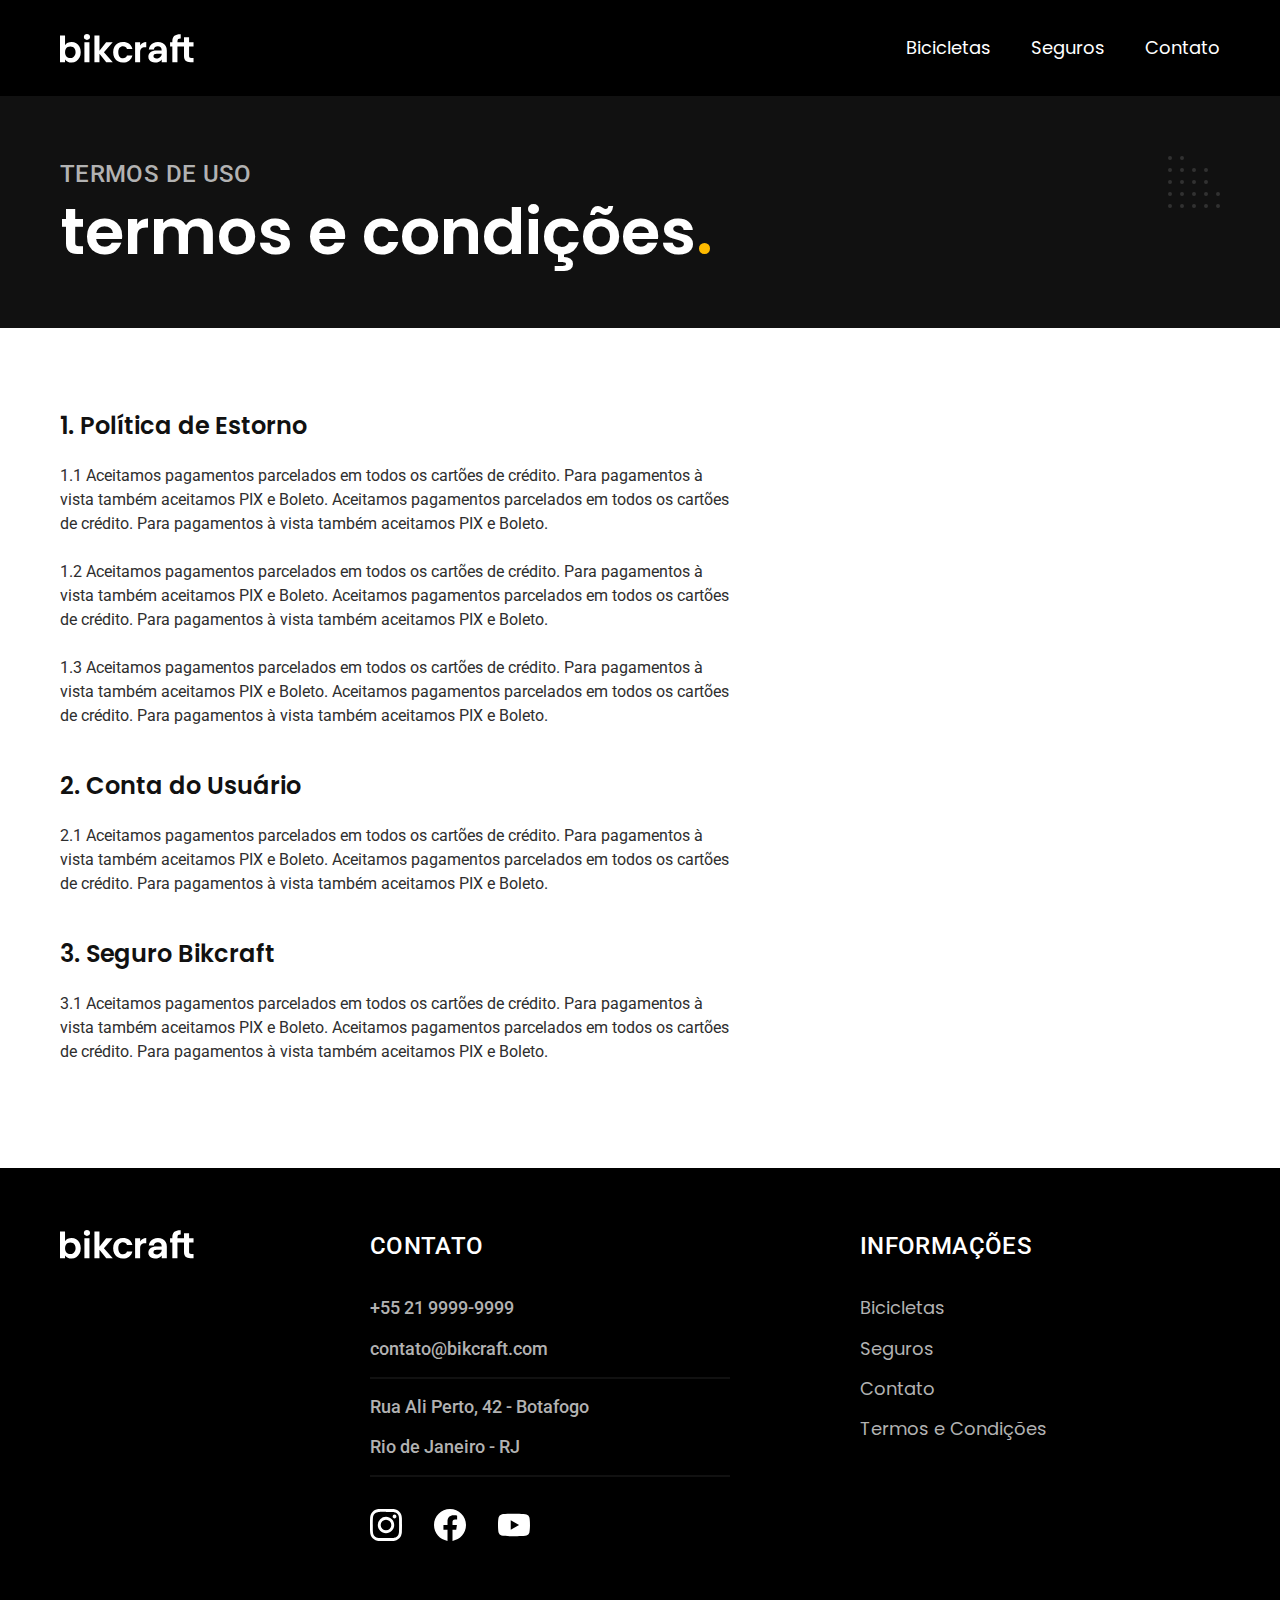
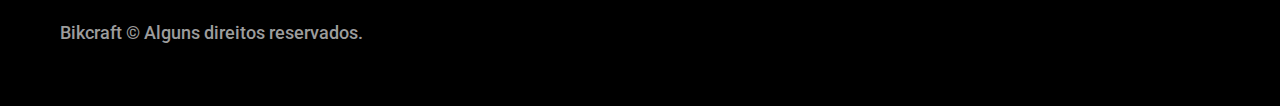
<file: termos.html>
<!DOCTYPE html>
<html lang="pt-br">

<head>
  <meta charset="UTF-8">
  <meta name="viewport" content="width=device-width, initial-scale=1.0">

  <title>Termos e Condições | Bikcraft</title>
  <meta name="description" content="Termos e condições.">

  <link rel="icon" href="./favicon.svg" type="image/svg+xml">
  <link rel="stylesheet" href="./css/style.min.css">

<script>
    document.documentElement.classList.add('js')
   </script>

   <link rel="preconnect" href="https://fonts.googleapis.com">
   <link rel="preconnect" href="https://fonts.gstatic.com" crossorigin>
   <link href="https://fonts.googleapis.com/css2?family=Barlow+Condensed&family=Barlow+Semi+Condensed:wght@500;600&family=Big+Shoulders+Display:wght@700&family=Fraunces:wght@700&family=Merriweather:ital,wght@1,900&family=Poppins:wght@400;600&family=Roboto:wght@400;500&display=swap" rel="stylesheet">

</head>

<body id="termos">
  <header class="header-bg">
    <div class="header container">
      <a href="./">
        <img src="./img/bikcraft.svg" alt="Bikcraft">
      </a>

      <nav aria-label="primaria">
        <ul class="header-menu font-1-m cor-0">
          <li><a href="./bicicletas.html">Bicicletas</a></li>
          <li><a href="./seguros.html">Seguros</a></li>
          <li><a href="./contato.html">Contato</a></li>
        </ul>
      </nav>
    </div>
  </header>

  <main>
    <div class="titulo-bg">
      <div class="titulo container">
        <p class="font-2-l-b cor-5">Termos de uso</p>
        <h1 class="font-1-xxl cor-0">termos e condições<span class="cor-p1">.</span></h1>
      </div>
    </div>

    <div class="termos font-2-s cor-10 container">
      <h2 class="font-1-l cor-11">1. Política de Estorno</h2>
      <p>1.1 Aceitamos pagamentos parcelados em todos os cartões de crédito. Para pagamentos à vista também aceitamos PIX e Boleto. Aceitamos pagamentos parcelados em todos os cartões de crédito. Para pagamentos à vista também aceitamos PIX e Boleto.</p>
      <p>1.2 Aceitamos pagamentos parcelados em todos os cartões de crédito. Para pagamentos à vista também aceitamos PIX e Boleto. Aceitamos pagamentos parcelados em todos os cartões de crédito. Para pagamentos à vista também aceitamos PIX e Boleto.</p>
      <p>1.3 Aceitamos pagamentos parcelados em todos os cartões de crédito. Para pagamentos à vista também aceitamos PIX e Boleto. Aceitamos pagamentos parcelados em todos os cartões de crédito. Para pagamentos à vista também aceitamos PIX e Boleto.</p>
      <h2 class="font-1-l cor-11">2. Conta do Usuário</h2>
      <p>2.1 Aceitamos pagamentos parcelados em todos os cartões de crédito. Para pagamentos à vista também aceitamos PIX e Boleto. Aceitamos pagamentos parcelados em todos os cartões de crédito. Para pagamentos à vista também aceitamos PIX e Boleto.</p>
      <h2 class="font-1-l cor-11">3. Seguro Bikcraft</h2>
      <p>3.1 Aceitamos pagamentos parcelados em todos os cartões de crédito. Para pagamentos à vista também aceitamos PIX e Boleto. Aceitamos pagamentos parcelados em todos os cartões de crédito. Para pagamentos à vista também aceitamos PIX e Boleto.</p>
    </div>
  </main>

  <footer class="footer-bg">
    <div class="footer container">
      <img src="./img/bikcraft.svg" alt="Bikcraft">
      <div class="footer-contato">
        <h3 class="font-2-l-b cor-0">Contato</h3>
        <ul class="font-2-m cor-5">
          <li><a href="tel:+552199999999">+55 21 9999-9999</a></li>
          <li><a href="mailto:contato@bikcraft.com">contato@bikcraft.com</a></li>
          <li>Rua Ali Perto, 42 - Botafogo</li>
          <li>Rio de Janeiro - RJ</li>
        </ul>
        <div class="footer-redes">
          <a href="./">
            <img src="./img/redes/instagram.svg" alt="Instagram">
          </a>
          <a href="./">
            <img src="./img/redes/facebook.svg" alt="Facebook">
          </a>
          <a href="./">
            <img src="./img/redes/youtube.svg" alt="Youtube">
          </a>
        </div>
      </div>
      <div class="footer-informacoes">
        <h3 class="font-2-l-b cor-0">Informações</h3>
        <nav>
          <ul class="font-1-m cor-5">
            <li><a href="./bicicletas.html">Bicicletas</a></li>
            <li><a href="./seguros.html">Seguros</a></li>
            <li><a href="./contato.html">Contato</a></li>
            <li><a href="./termos.html">Termos e Condições</a></li>
          </ul>
        </nav>
      </div>
      <p class="footer-copy font-2-m cor-6">Bikcraft © Alguns direitos reservados.</p>
    </div>
  </footer>
  <script src="../js/script.js"></script>
  <script src="js/script.js"></script>
</body>

</html>
</file>
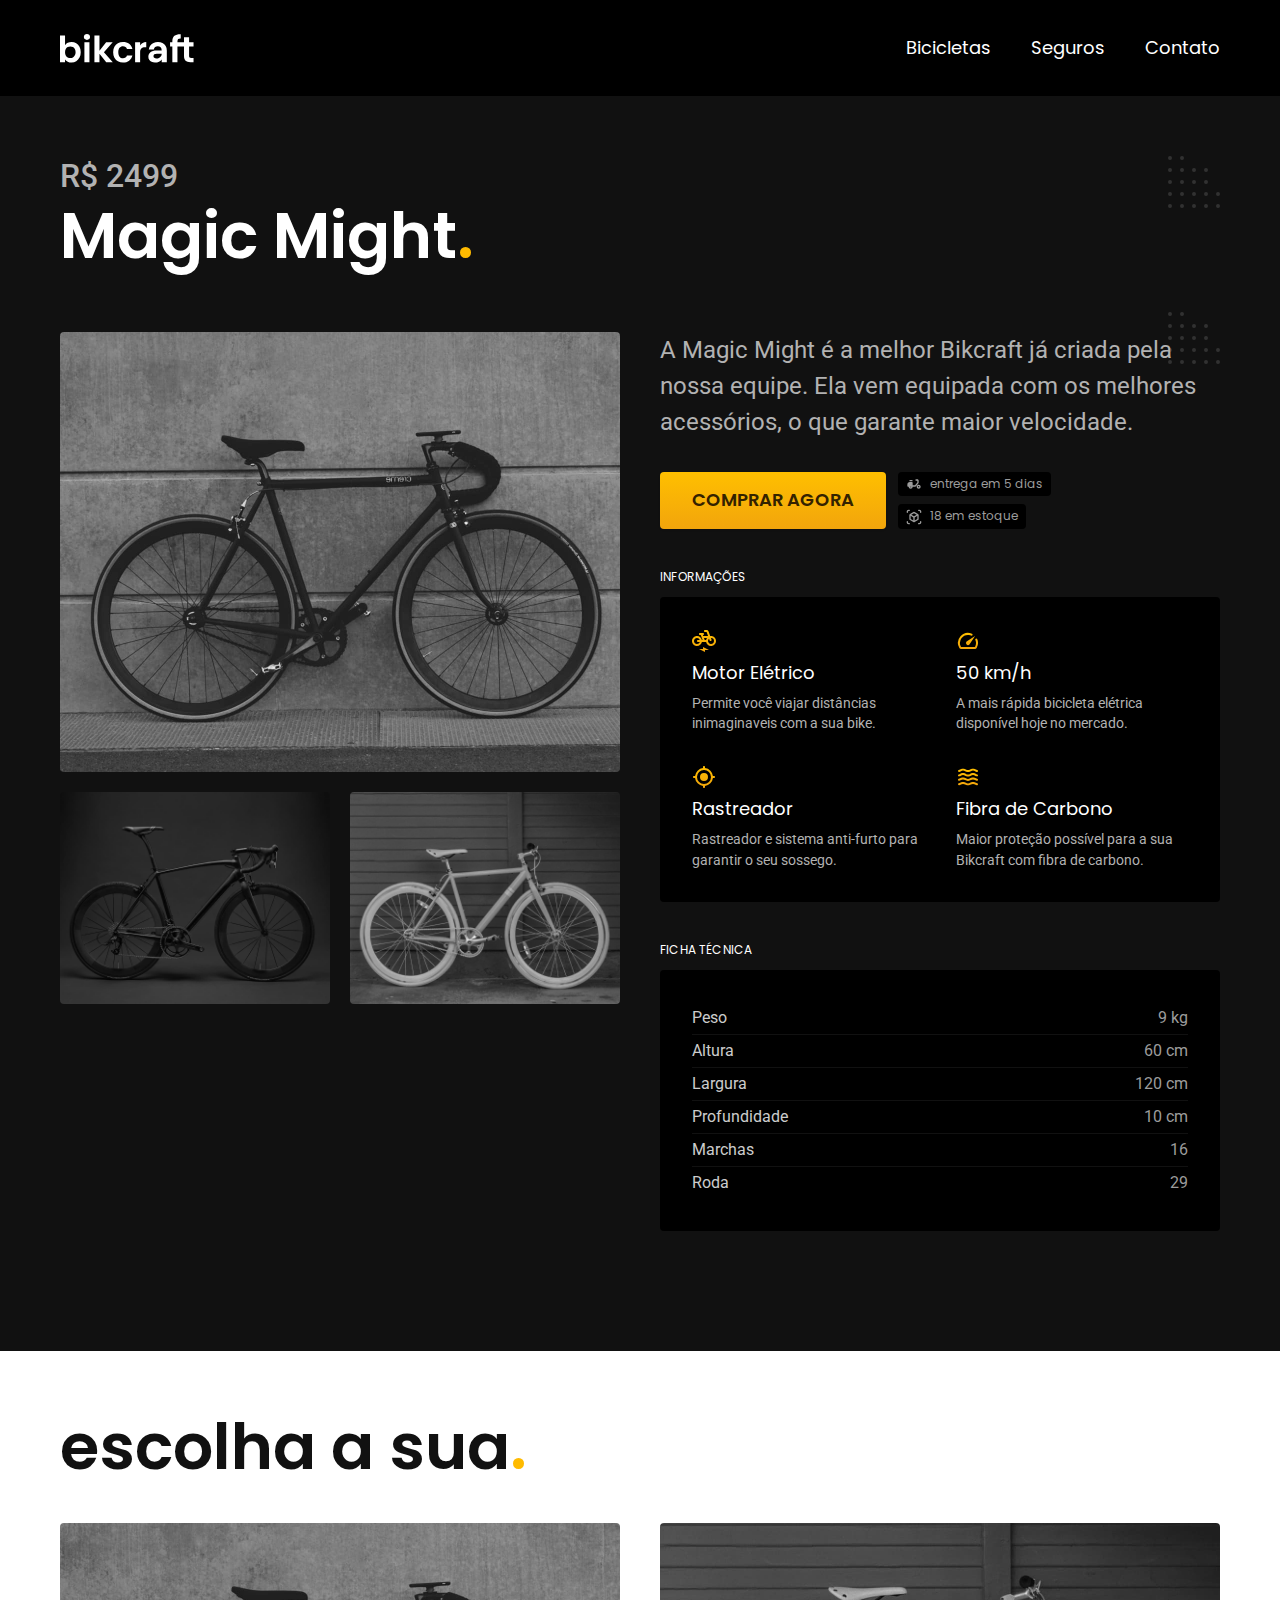
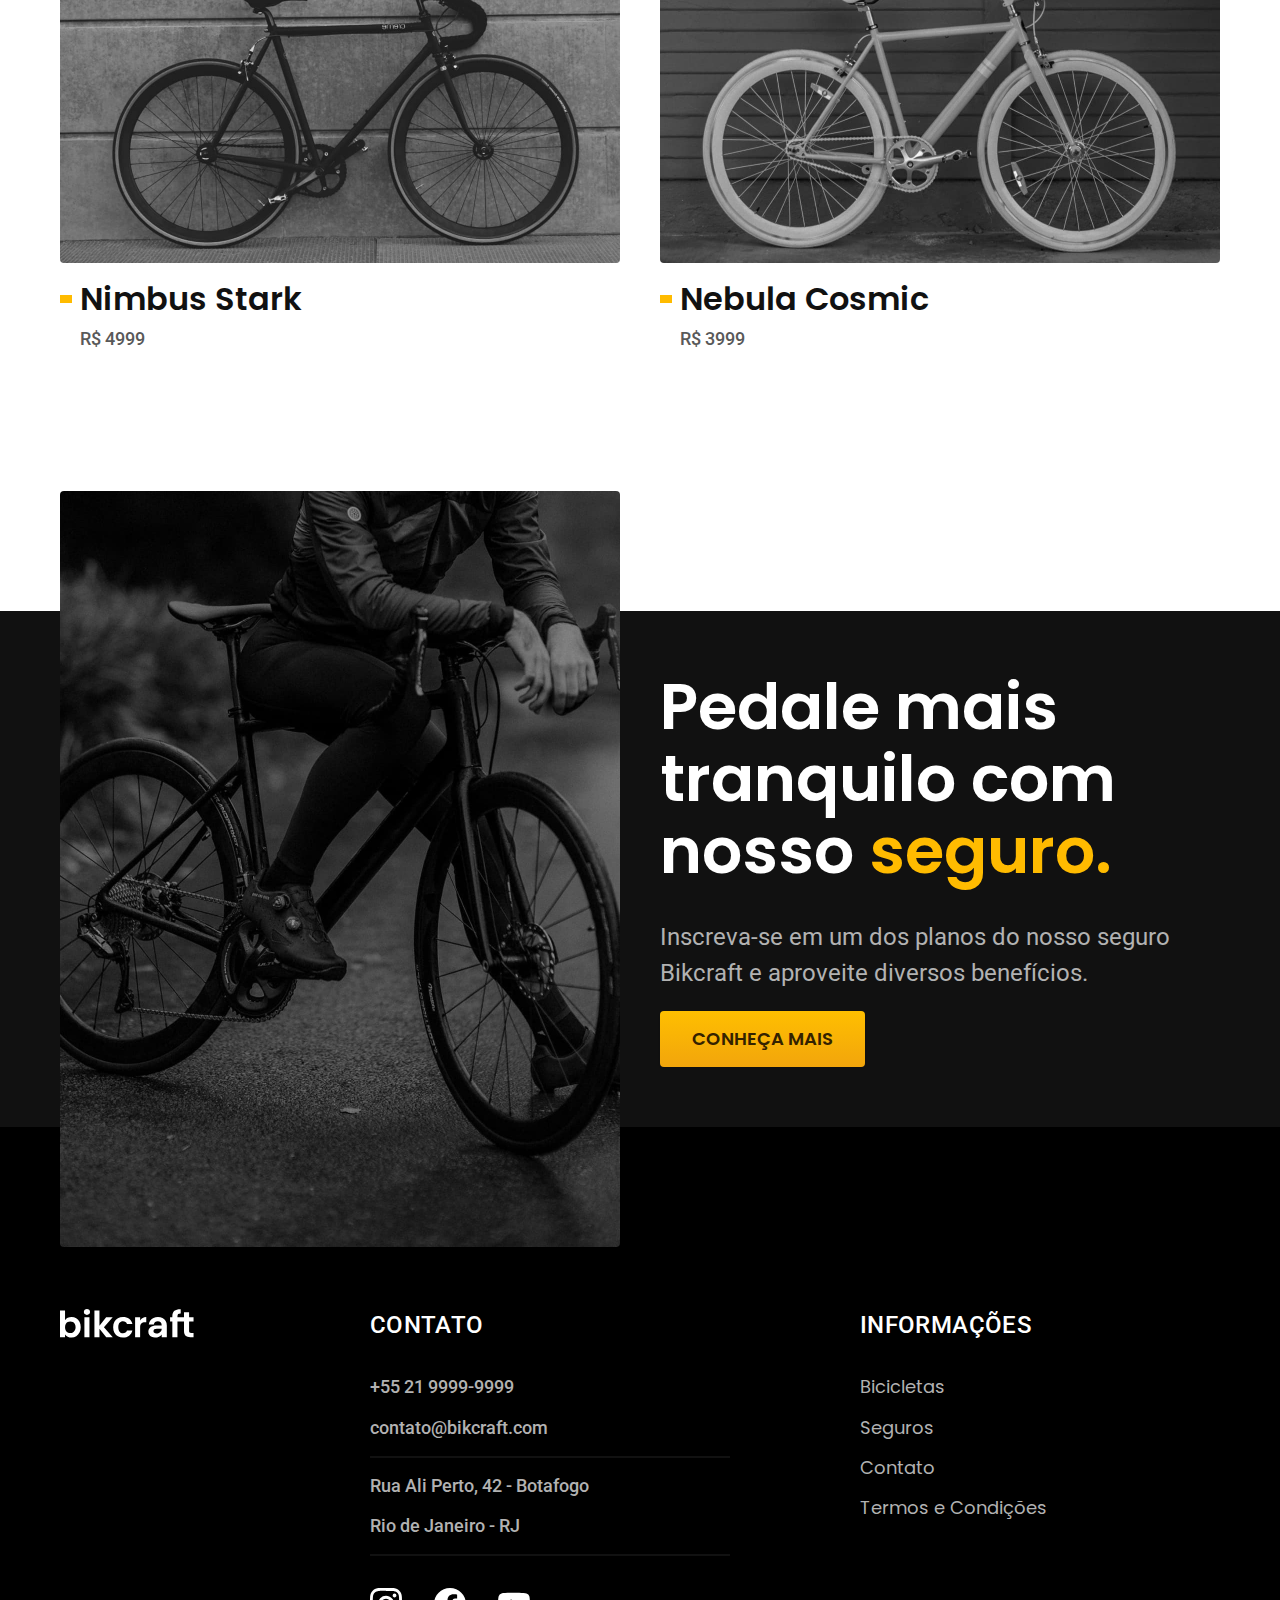
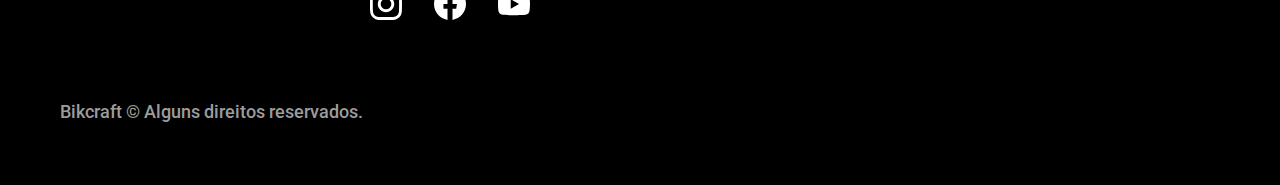
<file: bicicletas/magic.html>
<!DOCTYPE html>
<html lang="pt-br">

<head>
  <meta charset="UTF-8">
  <meta name="viewport" content="width=device-width, initial-scale=1.0">

  <title>Magic | Bikcraft</title>
  <meta name="description" content="Termos e condições.">
  <link rel="icon" href="../favicon.svg" type="image/svg+xml">

  <link rel="stylesheet" href="../css/style.min.css">
<script>
    document.documentElement.classList.add('js')
   </script>

   <link rel="preconnect" href="https://fonts.googleapis.com">
   <link rel="preconnect" href="https://fonts.gstatic.com" crossorigin>
   <link href="https://fonts.googleapis.com/css2?family=Barlow+Condensed&family=Barlow+Semi+Condensed:wght@500;600&family=Big+Shoulders+Display:wght@700&family=Fraunces:wght@700&family=Merriweather:ital,wght@1,900&family=Poppins:wght@400;600&family=Roboto:wght@400;500&display=swap" rel="stylesheet">

</head>

<body id="bicicleta">
  <header class="header-bg">
    <div class="header container">
      <a href="../">
        <img src="../img/bikcraft.svg" alt="Bikcraft">
      </a>

      <nav aria-label="primaria">
        <ul class="header-menu font-1-m cor-0">
          <li><a href="../bicicletas.html">Bicicletas</a></li>
          <li><a href="../seguros.html">Seguros</a></li>
          <li><a href="../contato.html">Contato</a></li>
        </ul>
      </nav>
    </div>
  </header>

  <main class="titulo-bg">
    <div>
      <div class="titulo container">
        <p class="font-2-xl cor-5">R$ 2499</p>
        <h1 class="font-1-xxl cor-0">Magic Might<span class="cor-p1">.</span></h1>
      </div>
    </div>
    <div class="bicicleta container">
      <div class="bicicleta-imagens">
        <img src="../img/bicicleta/nimbus2.jpg" alt="">
        <img src="../img/bicicleta/nimbus1.jpg" alt="">
        <img src="../img/bicicleta/nimbus3.jpg" alt="">
      </div>
      <div class="bicicleta-conteudo">
        <p class="font-2-l cor-5">A Magic Might é a melhor Bikcraft já criada pela nossa equipe. Ela vem equipada com os melhores acessórios, o que garante maior velocidade.</p>
        <div class="bicicleta-comprar">
          <a class="botao" href="../orcamento.html?tipo=bikcraft&produto=magic">Comprar Agora</a>
          <span class="font-1-xs cor-6"><img src="../img/icones/entrega.svg" alt=""> entrega em 5 dias</span>
          <span class="font-1-xs cor-6"><img src="../img/icones/estoque.svg" alt=""> 18 em estoque</span>
        </div>

        <h2 class="font-1-xs cor-0">Informações</h2>
        <ul class="bicicleta-informacoes">
          <li>
            <img src="../img/icones/eletrica.svg" alt="">
            <h3 class="font-1-m cor-0">Motor Elétrico</h3>
            <p class="font-2-xs cor-5">Permite você viajar distâncias inimaginaveis com a sua bike.</p>
          </li>
          <li>
            <img src="../img/icones/velocidade.svg" alt="">
            <h3 class="font-1-m cor-0">50 km/h</h3>
            <p class="font-2-xs cor-5">A mais rápida bicicleta elétrica disponível hoje no mercado.</p>
          </li>
          <li>
            <img src="../img/icones/rastreador.svg" alt="">
            <h3 class="font-1-m cor-0">Rastreador</h3>
            <p class="font-2-xs cor-5">Rastreador e sistema anti-furto para garantir o seu sossego.</p>
          </li>
          <li>
            <img src="../img/icones/carbono.svg" alt="">
            <h3 class="font-1-m cor-0">Fibra de Carbono</h3>
            <p class="font-2-xs cor-5">Maior proteção possível para a sua Bikcraft com fibra de carbono.</p>
          </li>
        </ul>
        <h2 class="font-1-xs cor-0">Ficha Técnica</h2>
        <ul class="bicicleta-ficha font-2-s cor-4">
          <li>Peso <span>9 kg</span></li>
          <li>Altura <span>60 cm</span></li>
          <li>Largura <span>120 cm</span></li>
          <li>Profundidade <span>10 cm</span></li>
          <li>Marchas <span>16</span></li>
          <li>Roda <span>29</span></li>
        </ul>
      </div>
    </div>
  </main>


  <article class="bicicletas-lista container ">
    <h2 class="font-1-xxl">escolha a sua<span class="cor-p1">.</span></h2>

    <ul>
      <li>
        <a href="./nimbus.html">
          <img src="../img/bicicletas/magic.jpg" alt="Bicicleta preta">
          <h3 class="font-1-xl">Nimbus Stark</h3>
          <span class="font-2-m cor-8">R$ 4999</span>
        </a>
      </li>
     
      <li>
        <a href="./nebula.html">
          <img src="../img/bicicletas/nebula.jpg" alt="Bicicleta preta">
          <h3 class="font-1-xl">Nebula Cosmic</h3>
          <span class="font-2-m cor-8">R$ 3999</span>
        </a>
      </li>
    </ul>
  </article>

  <article class="seguro-bg">
      <div class="seguro container">
        <div class="seguro-imagem">
           <img src="../img/fotos/seguros.jpg" alt="">
        </div>
        <div class="seguro-conteudo">
          <h2 class="font-1-xxl cor-0">Pedale mais tranquilo com nosso <span class="cor-p1">seguro.</span></h2>
          <p class="font-2-l cor-5">
            Inscreva-se em um dos planos do nosso seguro Bikcraft e aproveite diversos benefícios.
          </p>
          <a class="botao" href="..seguros.html">Conheça Mais</a>
        </div>
      </div>
  </article>
  <footer class="footer-bg">
    <div class="footer container">
      <img src="../img/bikcraft.svg" alt="Bikcraft">
      <div class="footer-contato">
        <h3 class="font-2-l-b cor-0">Contato</h3>
        <ul class="font-2-m cor-5">
          <li><a href="tel:+552199999999">+55 21 9999-9999</a></li>
          <li><a href="mailto:contato@bikcraft.com">contato@bikcraft.com</a></li>
          <li>Rua Ali Perto, 42 - Botafogo</li>
          <li>Rio de Janeiro - RJ</li>
        </ul>
        <div class="footer-redes">
          <a href="../">
            <img src="../img/redes/instagram.svg" alt="Instagram">
          </a>
          <a href="../">
            <img src="../img/redes/facebook.svg" alt="Facebook">
          </a>
          <a href="../">
            <img src="../img/redes/youtube.svg" alt="Youtube">
          </a>
        </div>
      </div>
      <div class="footer-informacoes">
        <h3 class="font-2-l-b cor-0">Informações</h3>
        <nav>
          <ul class="font-1-m cor-5">
            <li><a href="../bicicletas.html">Bicicletas</a></li>
            <li><a href="../seguros.html">Seguros</a></li>
            <li><a href="../contato.html">Contato</a></li>
            <li><a href="../termos.html">Termos e Condições</a></li>
          </ul>
        </nav>
      </div>
      <p class="footer-copy font-2-m cor-6">Bikcraft © Alguns direitos reservados.</p>
    </div>
  </footer>
  <script src="../js/script.js"></script>
</body>

</html>
</file>
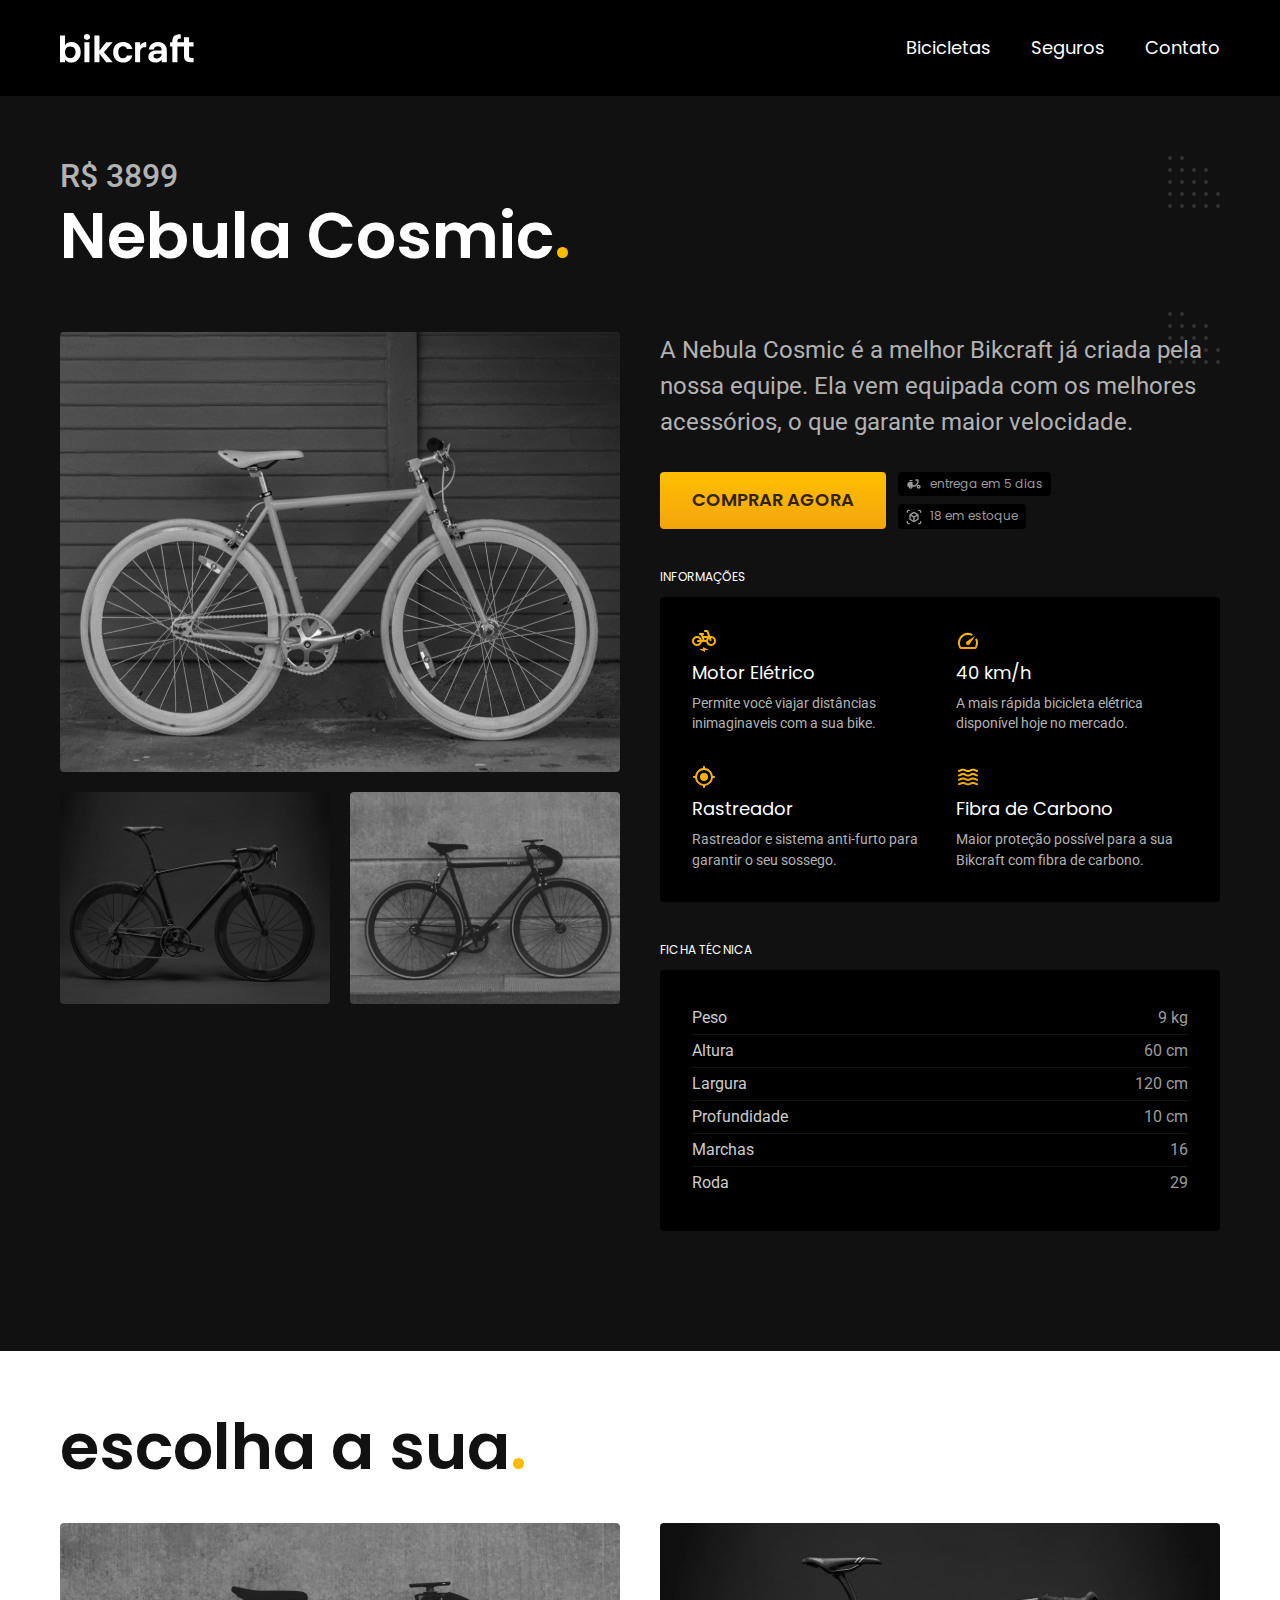
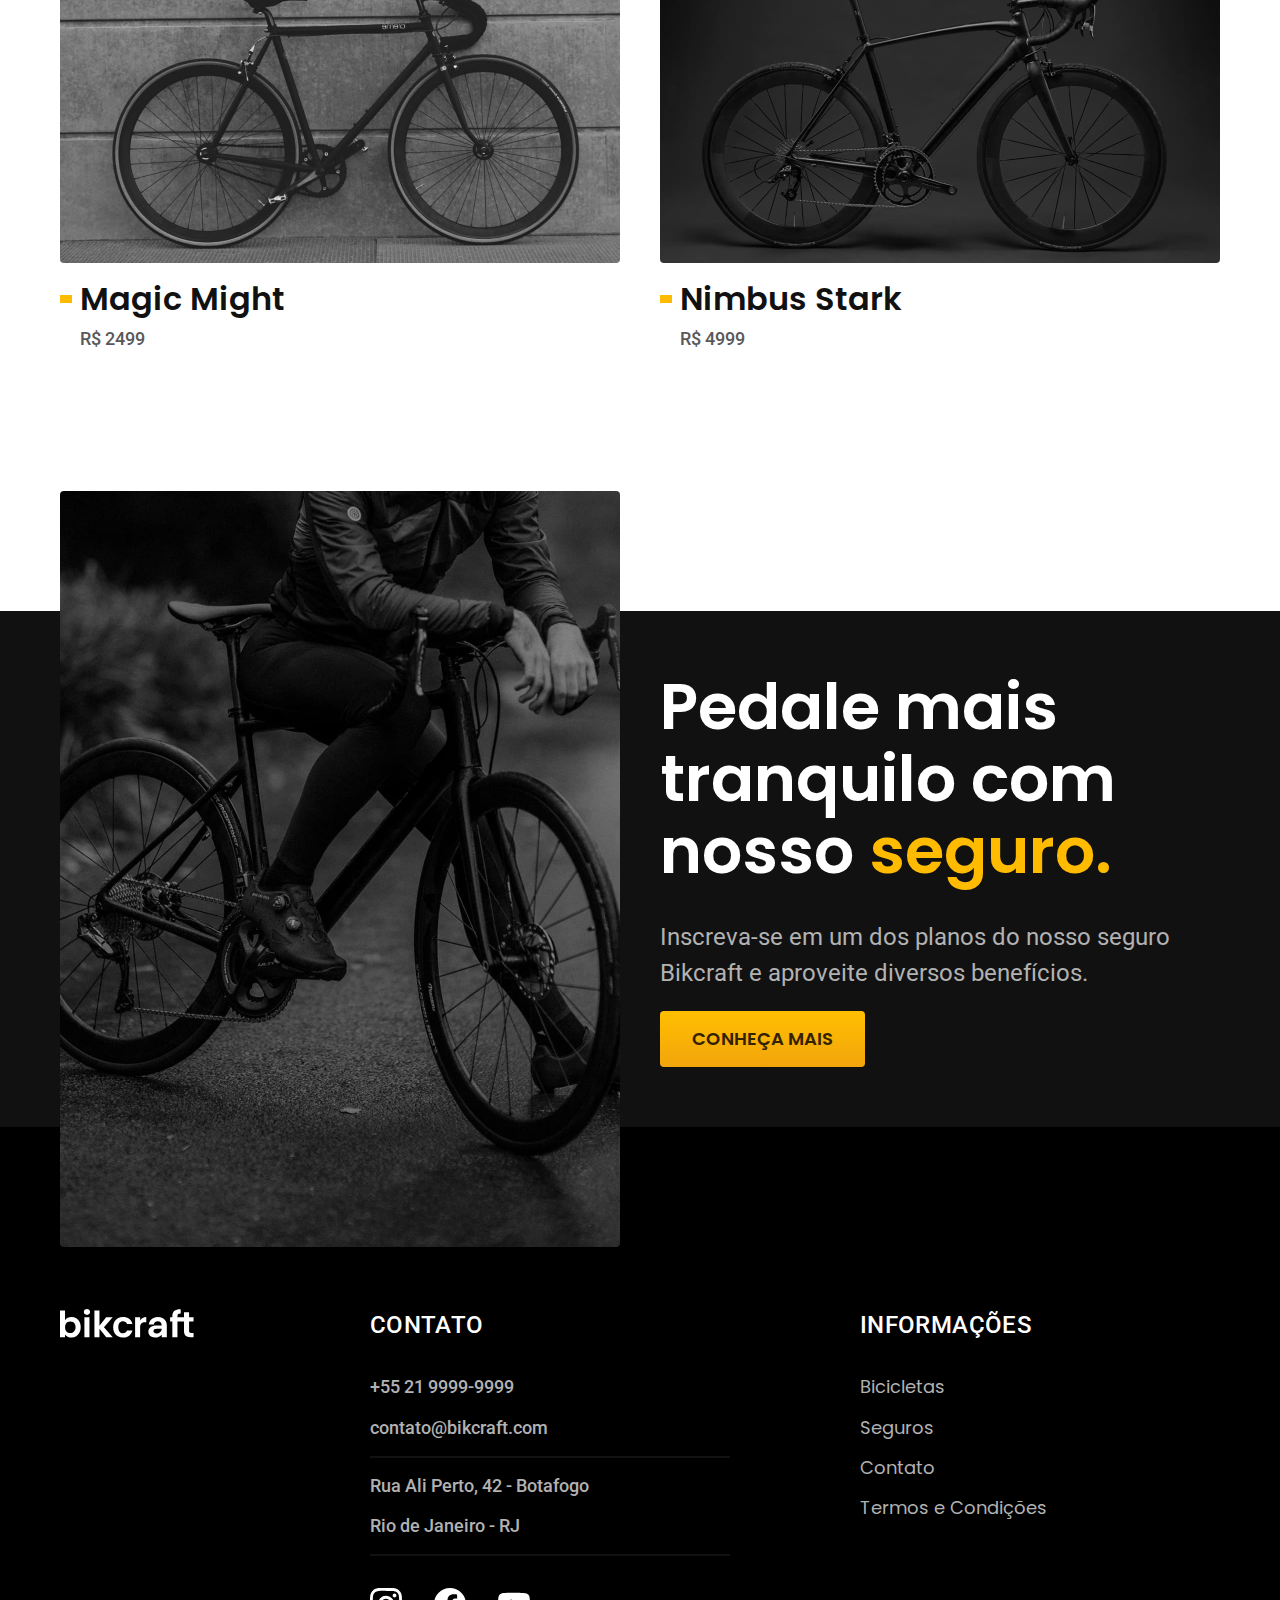
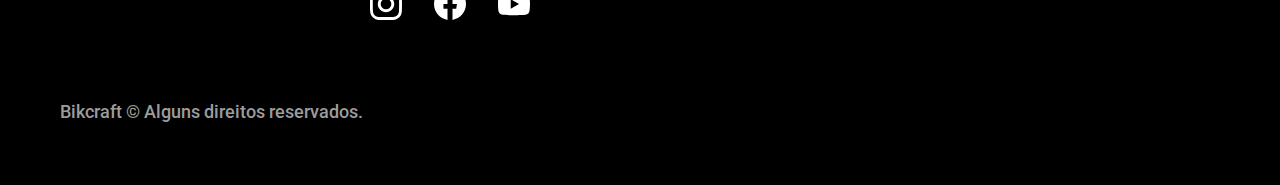
<file: bicicletas/nebula.html>
<!DOCTYPE html>
<html lang="pt-br">

<head>
  <meta charset="UTF-8">
  <meta name="viewport" content="width=device-width, initial-scale=1.0">

  <title>Nebula | Bikcraft</title>
  <meta name="description" content="Termos e condições.">
  <link rel="icon" href="../favicon.svg" type="image/svg+xml">

  <link rel="stylesheet" href="../css/style.min.css">
<script>
    document.documentElement.classList.add('js')
   </script>

   <link rel="preconnect" href="https://fonts.googleapis.com">
   <link rel="preconnect" href="https://fonts.gstatic.com" crossorigin>
   <link href="https://fonts.googleapis.com/css2?family=Barlow+Condensed&family=Barlow+Semi+Condensed:wght@500;600&family=Big+Shoulders+Display:wght@700&family=Fraunces:wght@700&family=Merriweather:ital,wght@1,900&family=Poppins:wght@400;600&family=Roboto:wght@400;500&display=swap" rel="stylesheet">

</head>

<body id="bicicleta">
  <header class="header-bg">
    <div class="header container">
      <a href="../">
        <img src="../img/bikcraft.svg" alt="Bikcraft">
      </a>

      <nav aria-label="primaria">
        <ul class="header-menu font-1-m cor-0">
          <li><a href="../bicicletas.html">Bicicletas</a></li>
          <li><a href="../seguros.html">Seguros</a></li>
          <li><a href="../contato.html">Contato</a></li>
        </ul>
      </nav>
    </div>
  </header>

  <main class="titulo-bg">
    <div>
      <div class="titulo container">
        <p class="font-2-xl cor-5">R$ 3899</p>
        <h1 class="font-1-xxl cor-0">Nebula Cosmic<span class="cor-p1">.</span></h1>
      </div>
    </div>
    <div class="bicicleta container">
      <div class="bicicleta-imagens">
        <img src="../img/bicicleta/nimbus3.jpg" alt="">
        <img src="../img/bicicleta/nimbus1.jpg" alt="">
        <img src="../img/bicicleta/nimbus2.jpg" alt="">
      </div>
      <div class="bicicleta-conteudo">
        <p class="font-2-l cor-5">A Nebula Cosmic é a melhor Bikcraft já criada pela nossa equipe. Ela vem equipada com os melhores acessórios, o que garante maior velocidade.</p>
        <div class="bicicleta-comprar">
          <a class="botao" href="../orcamento.html?tipo=bikcraft&produto=nebula">Comprar Agora</a>
          <span class="font-1-xs cor-6"><img src="../img/icones/entrega.svg" alt=""> entrega em 5 dias</span>
          <span class="font-1-xs cor-6"><img src="../img/icones/estoque.svg" alt=""> 18 em estoque</span>
        </div>

        <h2 class="font-1-xs cor-0">Informações</h2>
        <ul class="bicicleta-informacoes">
          <li>
            <img src="../img/icones/eletrica.svg" alt="">
            <h3 class="font-1-m cor-0">Motor Elétrico</h3>
            <p class="font-2-xs cor-5">Permite você viajar distâncias inimaginaveis com a sua bike.</p>
          </li>
          <li>
            <img src="../img/icones/velocidade.svg" alt="">
            <h3 class="font-1-m cor-0">40 km/h</h3>
            <p class="font-2-xs cor-5">A mais rápida bicicleta elétrica disponível hoje no mercado.</p>
          </li>
          <li>
            <img src="../img/icones/rastreador.svg" alt="">
            <h3 class="font-1-m cor-0">Rastreador</h3>
            <p class="font-2-xs cor-5">Rastreador e sistema anti-furto para garantir o seu sossego.</p>
          </li>
          <li>
            <img src="../img/icones/carbono.svg" alt="">
            <h3 class="font-1-m cor-0">Fibra de Carbono</h3>
            <p class="font-2-xs cor-5">Maior proteção possível para a sua Bikcraft com fibra de carbono.</p>
          </li>
        </ul>
        <h2 class="font-1-xs cor-0">Ficha Técnica</h2>
        <ul class="bicicleta-ficha font-2-s cor-4">
          <li>Peso <span>9 kg</span></li>
          <li>Altura <span>60 cm</span></li>
          <li>Largura <span>120 cm</span></li>
          <li>Profundidade <span>10 cm</span></li>
          <li>Marchas <span>16</span></li>
          <li>Roda <span>29</span></li>
        </ul>
      </div>
    </div>
  </main>


  <article class="bicicletas-lista container ">
    <h2 class="font-1-xxl">escolha a sua<span class="cor-p1">.</span></h2>

    <ul>
      <li>
        <a href="./magic.html">
          <img src="../img/bicicletas/magic.jpg" alt="Bicicleta preta">
          <h3 class="font-1-xl">Magic Might</h3>
          <span class="font-2-m cor-8">R$ 2499</span>
        </a>
      </li>
     
      <li>
        <a href="./nimbus.html">
          <img src="../img/bicicletas/nimbus.jpg" alt="Bicicleta preta">
          <h3 class="font-1-xl">Nimbus Stark</h3>
          <span class="font-2-m cor-8">R$ 4999</span>
        </a>
      </li>
    </ul>
  </article>

  <article class="seguro-bg">
      <div class="seguro container">
        <div class="seguro-imagem">
           <img src="../img/fotos/seguros.jpg" alt="">
        </div>
        <div class="seguro-conteudo">
          <h2 class="font-1-xxl cor-0">Pedale mais tranquilo com nosso <span class="cor-p1">seguro.</span></h2>
          <p class="font-2-l cor-5">
            Inscreva-se em um dos planos do nosso seguro Bikcraft e aproveite diversos benefícios.
          </p>
          <a class="botao" href="..seguros.html">Conheça Mais</a>
        </div>
      </div>
  </article>
  <footer class="footer-bg">
    <div class="footer container">
      <img src="../img/bikcraft.svg" alt="Bikcraft">
      <div class="footer-contato">
        <h3 class="font-2-l-b cor-0">Contato</h3>
        <ul class="font-2-m cor-5">
          <li><a href="tel:+552199999999">+55 21 9999-9999</a></li>
          <li><a href="mailto:contato@bikcraft.com">contato@bikcraft.com</a></li>
          <li>Rua Ali Perto, 42 - Botafogo</li>
          <li>Rio de Janeiro - RJ</li>
        </ul>
        <div class="footer-redes">
          <a href="../">
            <img src="../img/redes/instagram.svg" alt="Instagram">
          </a>
          <a href="../">
            <img src="../img/redes/facebook.svg" alt="Facebook">
          </a>
          <a href="../">
            <img src="../img/redes/youtube.svg" alt="Youtube">
          </a>
        </div>
      </div>
      <div class="footer-informacoes">
        <h3 class="font-2-l-b cor-0">Informações</h3>
        <nav>
          <ul class="font-1-m cor-5">
            <li><a href="../bicicletas.html">Bicicletas</a></li>
            <li><a href="../seguros.html">Seguros</a></li>
            <li><a href="../contato.html">Contato</a></li>
            <li><a href="../termos.html">Termos e Condições</a></li>
          </ul>
        </nav>
      </div>
      <p class="footer-copy font-2-m cor-6">Bikcraft © Alguns direitos reservados.</p>
    </div>
  </footer>
  <script src="../js/script.js"></script>
</body>

</html>
</file>
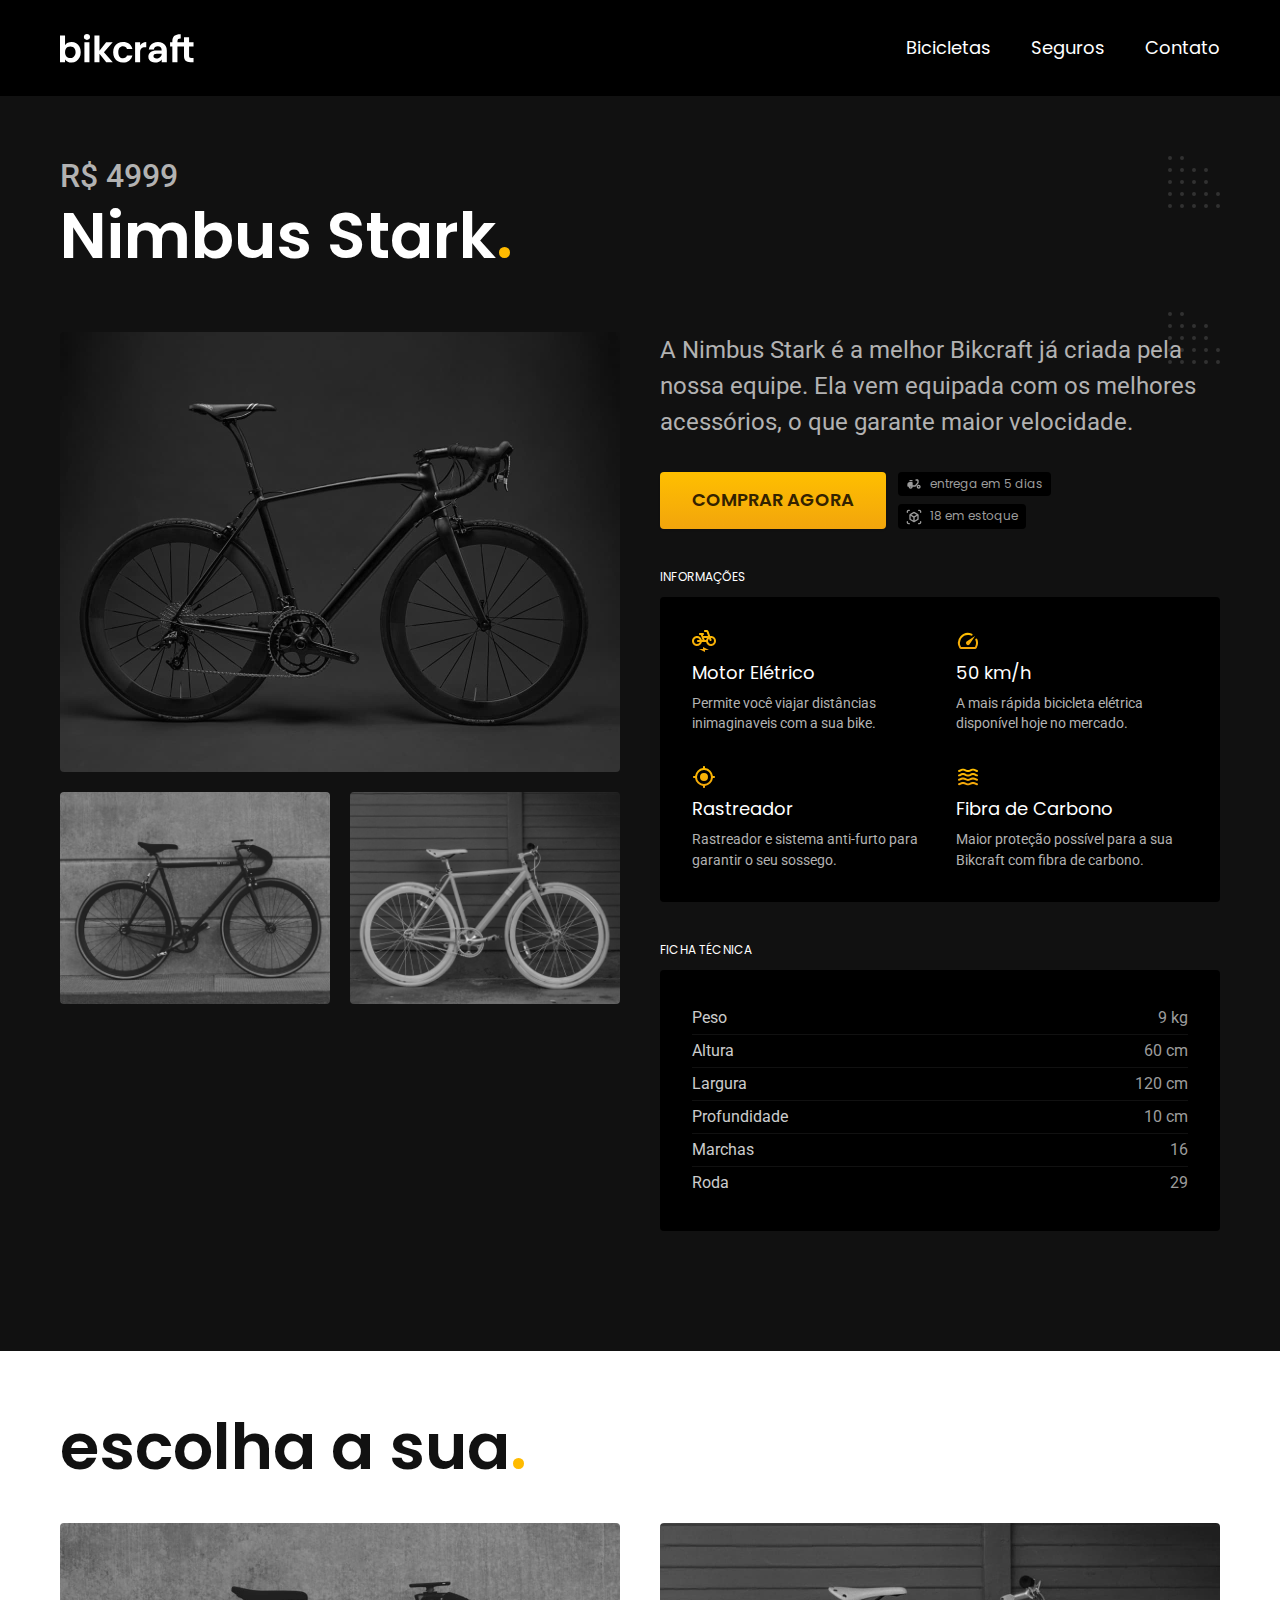
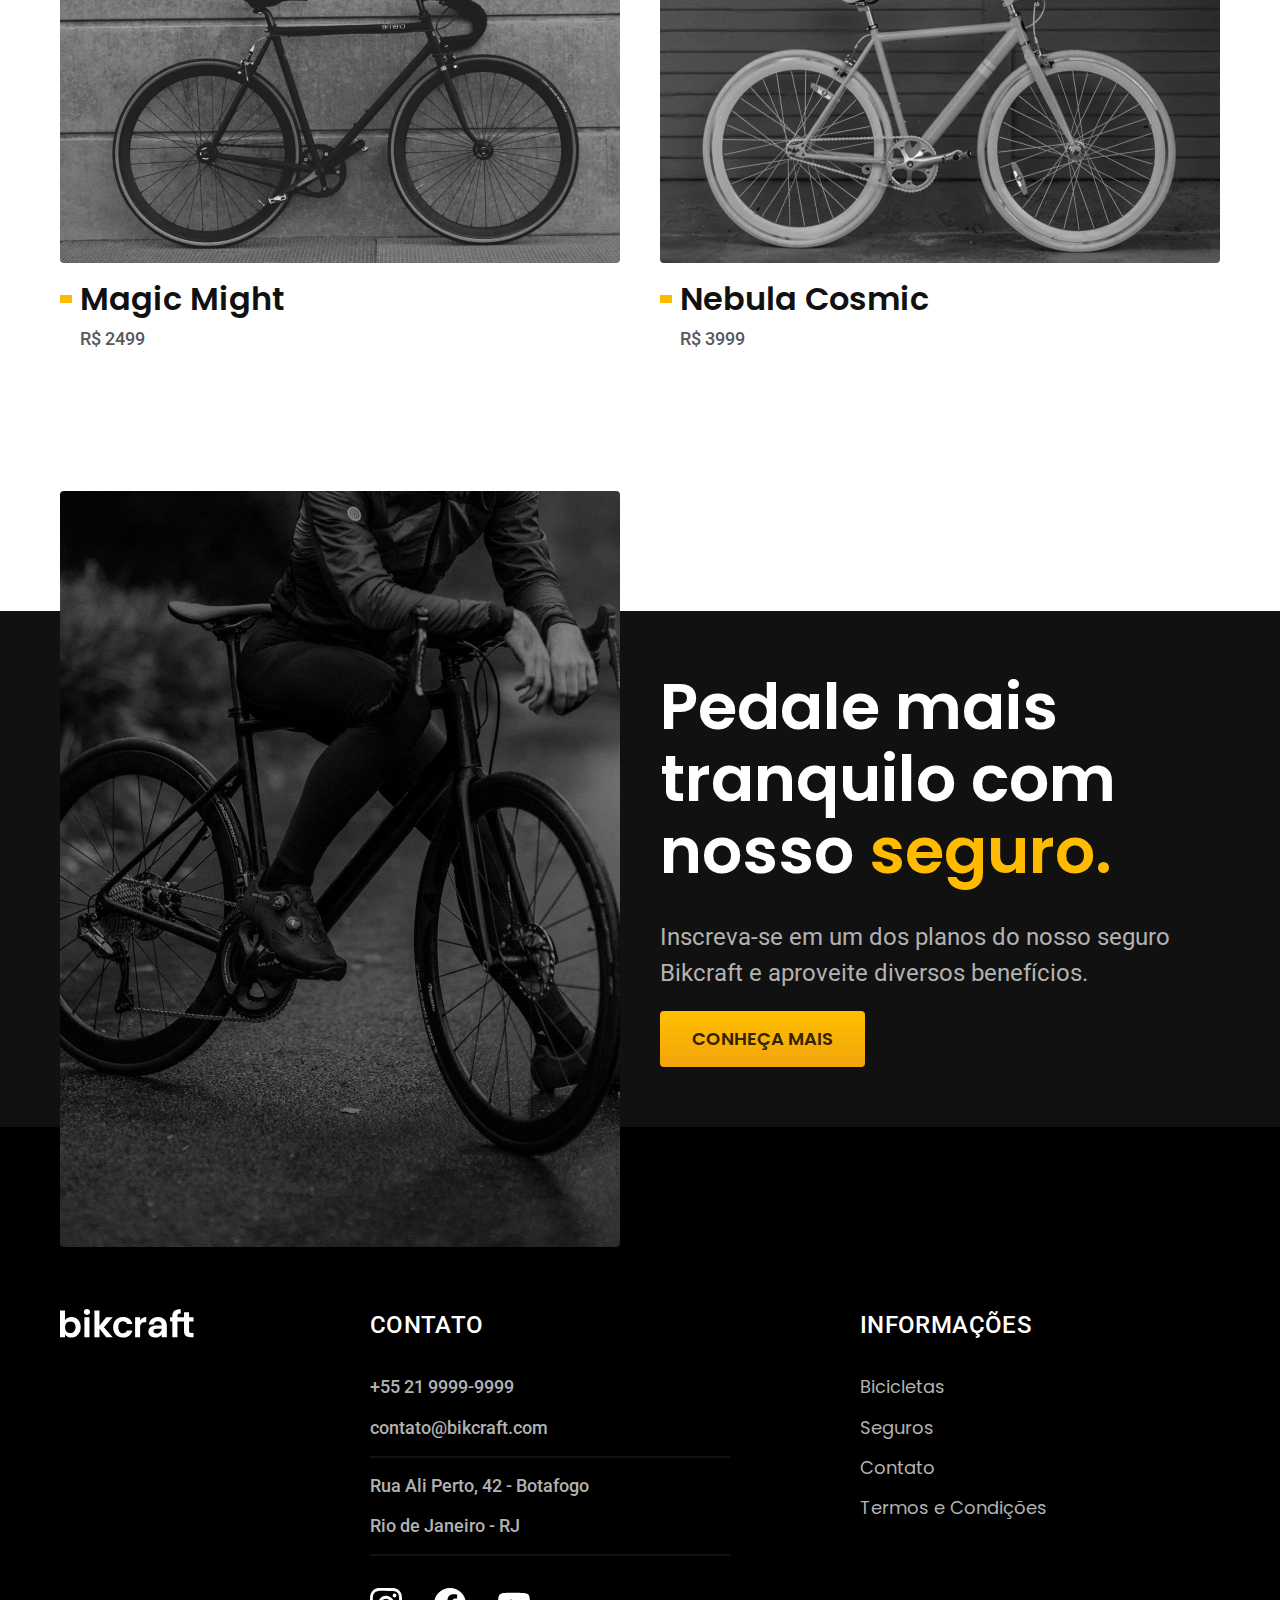
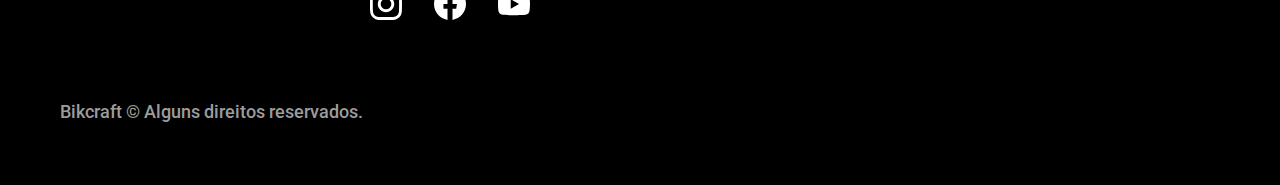
<file: bicicletas/nimbus.html>
<!DOCTYPE html>
<html lang="pt-br">

<head>
  <meta charset="UTF-8">
  <meta name="viewport" content="width=device-width, initial-scale=1.0">

  <title>Nimbus | Bikcraft</title>
  <meta name="description" content="Termos e condições.">
  <link rel="icon" href="../favicon.svg" type="image/svg+xml">

  <link rel="stylesheet" href="../css/style.min.css">
<script>
    document.documentElement.classList.add('js')
   </script>

   <link rel="preconnect" href="https://fonts.googleapis.com">
   <link rel="preconnect" href="https://fonts.gstatic.com" crossorigin>
   <link href="https://fonts.googleapis.com/css2?family=Barlow+Condensed&family=Barlow+Semi+Condensed:wght@500;600&family=Big+Shoulders+Display:wght@700&family=Fraunces:wght@700&family=Merriweather:ital,wght@1,900&family=Poppins:wght@400;600&family=Roboto:wght@400;500&display=swap" rel="stylesheet"> 
</head>

<body id="bicicleta">
  <header class="header-bg">
    <div class="header container">
      <a href="../">
        <img src="../img/bikcraft.svg" alt="Bikcraft">
      </a>

      <nav aria-label="primaria">
        <ul class="header-menu font-1-m cor-0">
          <li><a href="../bicicletas.html">Bicicletas</a></li>
          <li><a href="../seguros.html">Seguros</a></li>
          <li><a href="../contato.html">Contato</a></li>
        </ul>
      </nav>
    </div>
  </header>

  <main class="titulo-bg">
    <div>
      <div class="titulo container">
        <p class="font-2-xl cor-5">R$ 4999</p>
        <h1 class="font-1-xxl cor-0">Nimbus Stark<span class="cor-p1">.</span></h1>
      </div>
    </div>
    <div class="bicicleta container">
      <div class="bicicleta-imagens">
        <img src="../img/bicicleta/nimbus1.jpg" alt="">
        <img src="../img/bicicleta/nimbus2.jpg" alt="">
        <img src="../img/bicicleta/nimbus3.jpg" alt="">
      </div>
      <div class="bicicleta-conteudo">
        <p class="font-2-l cor-5">A Nimbus Stark é a melhor Bikcraft já criada pela nossa equipe. Ela vem equipada com os melhores acessórios, o que garante maior velocidade.</p>
        <div class="bicicleta-comprar">
          <a class="botao" href="../orcamento.html?tipo=bikcraft&produto=nimbus">Comprar Agora</a>
          <span class="font-1-xs cor-6"><img src="../img/icones/entrega.svg" alt=""> entrega em 5 dias</span>
          <span class="font-1-xs cor-6"><img src="../img/icones/estoque.svg" alt=""> 18 em estoque</span>
        </div>

        <h2 class="font-1-xs cor-0">Informações</h2>
        <ul class="bicicleta-informacoes">
          <li>
            <img src="../img/icones/eletrica.svg" alt="">
            <h3 class="font-1-m cor-0">Motor Elétrico</h3>
            <p class="font-2-xs cor-5">Permite você viajar distâncias inimaginaveis com a sua bike.</p>
          </li>
          <li>
            <img src="../img/icones/velocidade.svg" alt="">
            <h3 class="font-1-m cor-0">50 km/h</h3>
            <p class="font-2-xs cor-5">A mais rápida bicicleta elétrica disponível hoje no mercado.</p>
          </li>
          <li>
            <img src="../img/icones/rastreador.svg" alt="">
            <h3 class="font-1-m cor-0">Rastreador</h3>
            <p class="font-2-xs cor-5">Rastreador e sistema anti-furto para garantir o seu sossego.</p>
          </li>
          <li>
            <img src="../img/icones/carbono.svg" alt="">
            <h3 class="font-1-m cor-0">Fibra de Carbono</h3>
            <p class="font-2-xs cor-5">Maior proteção possível para a sua Bikcraft com fibra de carbono.</p>
          </li>
        </ul>
        <h2 class="font-1-xs cor-0">Ficha Técnica</h2>
        <ul class="bicicleta-ficha font-2-s cor-4">
          <li>Peso <span>9 kg</span></li>
          <li>Altura <span>60 cm</span></li>
          <li>Largura <span>120 cm</span></li>
          <li>Profundidade <span>10 cm</span></li>
          <li>Marchas <span>16</span></li>
          <li>Roda <span>29</span></li>
        </ul>
      </div>
    </div>
  </main>


  <article class="bicicletas-lista container ">
    <h2 class="font-1-xxl">escolha a sua<span class="cor-p1">.</span></h2>

    <ul>
      <li>
        <a href="./magic.html">
          <img src="../img/bicicletas/magic.jpg" alt="Bicicleta preta">
          <h3 class="font-1-xl">Magic Might</h3>
          <span class="font-2-m cor-8">R$ 2499</span>
        </a>
      </li>
     
      <li>
        <a href="./nebula.html">
          <img src="../img/bicicletas/nebula.jpg" alt="Bicicleta preta">
          <h3 class="font-1-xl">Nebula Cosmic</h3>
          <span class="font-2-m cor-8">R$ 3999</span>
        </a>
      </li>
    </ul>
  </article>

  <article class="seguro-bg">
      <div class="seguro container">
        <div class="seguro-imagem">
           <img src="../img/fotos/seguros.jpg" alt="">
        </div>
        <div class="seguro-conteudo">
          <h2 class="font-1-xxl cor-0">Pedale mais tranquilo com nosso <span class="cor-p1">seguro.</span></h2>
          <p class="font-2-l cor-5">
            Inscreva-se em um dos planos do nosso seguro Bikcraft e aproveite diversos benefícios.
          </p>
          <a class="botao" href="..seguros.html">Conheça Mais</a>
        </div>
      </div>
  </article>
  <footer class="footer-bg">
    <div class="footer container">
      <img src="../img/bikcraft.svg" alt="Bikcraft">
      <div class="footer-contato">
        <h3 class="font-2-l-b cor-0">Contato</h3>
        <ul class="font-2-m cor-5">
          <li><a href="tel:+552199999999">+55 21 9999-9999</a></li>
          <li><a href="mailto:contato@bikcraft.com">contato@bikcraft.com</a></li>
          <li>Rua Ali Perto, 42 - Botafogo</li>
          <li>Rio de Janeiro - RJ</li>
        </ul>
        <div class="footer-redes">
          <a href="../">
            <img src="../img/redes/instagram.svg" alt="Instagram">
          </a>
          <a href="../">
            <img src="../img/redes/facebook.svg" alt="Facebook">
          </a>
          <a href="../">
            <img src="../img/redes/youtube.svg" alt="Youtube">
          </a>
        </div>
      </div>
      <div class="footer-informacoes">
        <h3 class="font-2-l-b cor-0">Informações</h3>
        <nav>
          <ul class="font-1-m cor-5">
            <li><a href="../bicicletas.html">Bicicletas</a></li>
            <li><a href="../seguros.html">Seguros</a></li>
            <li><a href="../contato.html">Contato</a></li>
            <li><a href="../termos.html">Termos e Condições</a></li>
          </ul>
        </nav>
      </div>
      <p class="footer-copy font-2-m cor-6">Bikcraft © Alguns direitos reservados.</p>
    </div>
  </footer>
  <script src="../js/script.js"></script>
</body>

</html>
</file>
<file: css/style.min.css>
body{margin:0;font-family:Arial,Helvetica,sans-serif;color:#111}blockquote,dd,h1,h2,h3,h4,p,ul{margin:0}ul{padding:0;list-style:none}a{text-decoration:none;color:inherit}img{max-width:100%;display:block}img[src$=".jpg"]{border-radius:4px}.font-1-xs{font:400 0.75rem/1.35 Poppins,sans-serif}.font-2-xs{font:400 0.875rem/1.43 Roboto,sans-serif}.font-1-s{font:400 1rem/1.5 Poppins,sans-serif}.font-2-s{font:400 1rem/1.5 Roboto,sans-serif}.font-1-m,.font-1-m-b{font:400 1.125rem/1.35 Poppins,sans-serif}.font-1-m-b{font-weight:600}.font-2-m{font:500 1.125rem/1.35 Roboto,sans-serif}.font-1-l{font:400 1.5rem/1.5 Poppins,sans-serif}.font-2-l,.font-2-l-b{font:400 1.5rem/1.5 Roboto,sans-serif}.font-2-l-b{font-weight:500;letter-spacing:.015em;text-transform:uppercase}.font-1-xl{font:600 2rem/1.25 Poppins,sans-serif}.font-2-xl{font:500 2rem/1.25 Roboto,sans-serif}.font-1-xxl{font:600 4rem/1.125 Poppins,sans-serif}@media (max-width:1200px){.font-1-xxl{font-size:3rem}.font-2-l,.font-2-l-b{font-size:1.125rem}}@media (max-width:800px){.font-1-xxl{font-size:2rem}.font-1-xl,.font-2-xl{font-size:1.5rem}}:root{--cor-0:#ffffff;--cor-1:#f7f7f7;--cor-2:#ededed;--cor-3:#dedede;--cor-4:#cccccc;--cor-5:#b2b2b2;--cor-6:#9c9c9c;--cor-7:#717171;--cor-8:#595959;--cor-9:#404040;--cor-10:#2e2e2e;--cor-11:#111111;--cor-12:#000000;--cor-p1:#ffbb00;--cor-p2:#e4a30b;--cor-p3:#a66f00;--cor-p4:#664400;--cor-p5:#332200}.cor-0{color:var(--cor-0)}.cor-1{color:var(--cor-1)}.cor-2{color:var(--cor-2)}.cor-3{color:var(--cor-3)}.cor-4{color:var(--cor-4)}.cor-5{color:var(--cor-5)}.cor-6{color:var(--cor-6)}.cor-7{color:var(--cor-7)}.cor-8{color:var(--cor-8)}.cor-9{color:var(--cor-9)}.cor-10{color:var(--cor-10)}.cor-11{color:var(--cor-11)}.cor-12{color:var(--cor-12)}.cor-p1{color:var(--cor-p1)}.cor-p2{color:var(--cor-p2)}.cor-p3{color:var(--cor-p3)}.cor-p4{color:var(--cor-p4)}.cor-p5{color:var(--cor-p5)}.js .fadeInDown{transform:translate3d(0,-20px,0)}.js .fadeInUp{transform:translate3d(0,20px,0)}.js .fadeInRight{transform:translate3d(20px,0,0)}.js .fadeInLeft{transform:translate3d(-20px,0,0)}.js [data-anime]{opacity:0}.js .anime{opacity:1;transform:none;transition:transform .8s,opacity .8s}.header-bg{background-color:var(--cor-12)}.header{display:flex;flex-wrap:wrap;gap:20px;justify-content:space-between;align-items:center;padding-top:20px;padding-bottom:20px}.header-menu{display:flex;flex-wrap:wrap;gap:40px}.header-menu a{display:inline-block;padding:16px 0;position:relative}.header-menu a:after{content:"";display:block;height:2px;width:0;background:var(--cor-0);margin-top:4px;transition:.3s;position:absolute}.header-menu a.ativo::after,.header-menu a:hover:after{width:100%}@media (max-width:800px){.header-menu{gap:20px}.header-menu a{background:var(--cor-11);padding:12px 16px;border-radius:4px}.header-menu a:hover{background-color:var(--cor-10)}.header a:after{display:none}}@media (max-width:600px){.header-menu{gap:12px}.header-menu a{padding:8px 12px;font-size:14px}}.footer-bg{background-color:var(--cor-12)}.footer{display:grid;grid-template-columns:3fr 5fr 4fr;gap:40px;padding-top:60px;padding-bottom:60px}.footer h3{margin-bottom:32px}.footer-contato ul{margin-bottom:32px}.footer-contato li:nth-child(2n):after{content:"";display:block;max-width:360px;height:2px;background:var(--cor-11);margin-top:16px}.footer li{margin-bottom:16px}.footer-redes{display:flex;gap:32px}.footer a:hover{color:var(--cor-0)}.footer-copy{grid-column:1/-1;margin-top:40px}@media (max-width:800px){.footer>img{display:none}.footer{grid-template-columns:1fr 1fr}}@media (max-width:600px){.footer{grid-template-columns:1fr;gap:60px}.footer-copy{margin-top:0}}.container{box-sizing:border-box;max-width:1200px;padding-left:20px;padding-right:20px;margin-left:auto;margin-right:auto}.botao{display:inline-block;padding:16px 32px;background:linear-gradient(#ffbf00,#f2a50c);border-radius:4px;box-shadow:0 1px 2px rgba(0,0,0,.1);text-transform:uppercase;color:var(--cor-p5);font:600 1.125rem/1.35 Poppins,sans-serif;max-width:max-content;border:none;cursor:pointer}.botao:hover{background:linear-gradient(#ffb60d,#e59317)}.botao.secundario{background:var(--cor-10);color:var(--cor-2)}.botao.secundario:hover{background:var(--cor-9)}.botao.seta{display:flex;align-items:center}.botao.seta::after{content:"";display:inline-block;width:18px;height:10px;margin-left:12px;background:url("../img/icones/seta.svg");transition:transform .2s}.botao.seta:hover::after{transform:translateX(4px)}@media (max-width:600px){.botao{padding:12px 16px;font-size:1rem}}.link{display:inline-block;color:var(--cor-p1);font:500 1.5rem/1.5 Poppins,sans-serif;text-transform:uppercase}.link::after{content:"";display:block;width:100%;height:4px;background-color:currentColor}.link:hover{color:var(--cor-0)}.titulo-bg{padding-top:60px;padding-bottom:60px;background-color:var(--cor-11)}.titulo{background:url('../img/dec/top-right.svg') no-repeat top right 20px}.titulo p{margin-bottom:4px}@media (max-width:800px){.titulo-bg{padding-top:40px;padding-bottom:40px}.titulo p{font-size:1rem;text-transform:lowercase;font-weight:400}}.form{display:grid;grid-template-columns:1fr 1fr;gap:20px}.form label{display:block;font:600 1rem/1.5 Poppins,sans-serif;margin-bottom:4px}.form .col-2{grid-column:span 2}.form input[type=email],.form input[type=text],.form textarea{font:400 1rem/1.5 Roboto,sans-serif;background:var(--cor-1);border:1px solid var(--cor-2);padding:12px;border-radius:4px;width:100%;box-sizing:border-box}.form input[type=email]:focus,.form input[type=text]:focus,.form textarea:focus{outline:0;border-color:var(--cor-p1);background:var(--cor-0);box-shadow:0 0 0 2px #fea}@media(max-width:600px){.form{grid-template-columns:1fr}.form .col-2{grid-column:1}}.introducao-bg{background:var(--cor-12) url('../img/dec/bottom-left.svg') no-repeat bottom 160px left 20px;box-shadow:inset 0 -120px var(--cor-0)}.introducao{display:grid;grid-template-columns:1fr 1fr;gap:0 40px}.introducao-conteudo{align-self:end;padding-bottom:200px}.introducao img{width:100%;height:100%;object-fit:cover;border-radius:4px}.introducao h1{margin-bottom:32px}.introducao p{margin-bottom:20px}@media (max-width:800px){.introducao-bg{background:var(--cor-11);padding-top:40px;box-shadow:inset 0 -60px #fff}.introducao{grid-template-columns:1fr;gap:32px}.introducao-conteudo{padding-bottom:0}.introducao h1{margin-bottom:16px}.introducao img{height:300px;width:100%}}.tecnologia-bg{background-color:var(--cor-11);box-shadow:inset 0 80px var(--cor-0),inset 0 -80px var(--cor-0)}.tecnologia{display:grid;grid-template-columns:1fr 1fr;gap:40px}.tecnologia-imagem img{width:100%;height:100%;object-fit:cover;object-position:left}.tecnologia-conteudo{padding-top:160px;padding-bottom:160px}.tecnologia-conteudo>span{display:block;margin-bottom:20px}.tecnologia-conteudo h2{margin-bottom:32px}.tecnologia-conteudo>p{margin-bottom:20px}.tecnologia a{margin-bottom:80px}.tecnologia-vantagens{display:flex;gap:40px}.tecnologia-vantagens h3{margin-bottom:8px;width:max-content}.tecnologia-vantagens img{width:24px;margin-bottom:8px}@media (max-width:800px){.tecnologia-bg{box-shadow:initial}.tecnologia{grid-template-columns:1fr}.tecnologia-conteudo{padding-top:60px;padding-bottom:60px}.tecnologia-imagem{display:none}.tecnologia a{margin-bottom:60px}}@media (max-width:600px){.tecnologia-vantagens{flex-direction:column}}.parceiros{padding-top:60px;padding-bottom:120px}.parceiros h2{margin-bottom:60px}.parceiros ul{padding:0 20px;max-width:1400px;display:grid;grid-template-columns:repeat(4,1fr);margin:0 auto}.parceiros li{display:flex;padding:32px;border-left:2px solid var(--cor-2)}.parceiros img{margin:auto}.parceiros li:first-child,.parceiros li:nth-child(5){border-left:none}.parceiros li:nth-child(n+5){border-top:2px solid var(--cor-2)}@media (max-width:800px){.parceiros{padding-bottom:60px}.parceiros h2{margin-bottom:20px}.parceiros ul{grid-template-columns:repeat(2,1fr)}.parceiros li:nth-child(n+3){border-top:2px solid var(--cor-2)}.parceiros li:nth-child(odd){border-left:none}}.depoimento{display:grid;grid-template-columns:1fr 1fr;background-color:var(--cor-p1);overflow:hidden}.depoimento img{width:100%;height:100%;object-fit:cover;border-radius:0}.depoimento-conteudo{padding:40px 40px 80px 80px;align-self:end;background:url('../img/dec/bottom-right-p.svg') no-repeat bottom 40px right 40px}.depoimento-conteudo p{max-width:32ch;font-family:Merriweather,serif;font-style:italic;font-weight:900;margin-bottom:32px;position:relative}.depoimento p::after,.depoimento p::before{font-size:5rem;color:var(--cor-p2);position:absolute}.depoimento p::before{content:"“";left:-50px;top:-20px}.depoimento p::after{content:"”"}@media (min-width:1200px){.depoimento img{max-height:520px}}@media (max-width:800px){.depoimento{grid-template-columns:1fr;text-align:center}.depoimento img{max-height:200px}.depoimento-conteudo{padding:40px 20px;margin:auto}}.bicicletas-lista{padding-top:60px;padding-bottom:120px}.bicicletas-lista h2{margin-bottom:40px}.bicicletas-lista ul{display:flex;gap:40px;padding:0 20px 20px 20px;max-width:1400px;margin-left:auto;margin-right:auto;overflow-x:auto}#bicicleta .bicicletas-lista ul{padding:0 0 20px 0}.bicicletas-lista li{flex:1;min-width:280px}.bicicletas-lista a{display:block}.bicicletas-lista img{margin-bottom:16px}.bicicletas-lista h3{margin-bottom:8px;display:flex;align-items:center}.bicicletas-lista h3::before{content:"";display:inline-block;height:8px;width:12px;margin-right:8px;background-color:var(--cor-p1);transition:width .2s}.bicicletas-lista a:hover h3::before{width:24px}.bicicletas-lista li span{padding-left:20px}@media (max-width:800px){.bicicletas-lista{padding-bottom:60px}.bicicletas-lista ul{gap:20px}}.bicicletas-bg{background:linear-gradient(to right,var(--cor-0) 30%,var(--cor-11) 0)}.bicicletas{display:grid;grid-template-columns:1fr 1fr;gap:40px;padding-top:60px;padding-bottom:60px}.bicicletas-imagem{display:grid}.bicicletas-imagem img{grid-area:1/1}.bicicletas-imagem span{grid-area:1/1;place-self:start end;margin-top:20px;background:var(--cor-12);display:inline-block;padding:8px 16px 8px 8px;border-radius:4px 0 0 4px}.bicicletas-conteudo{display:grid;grid-template-columns:1fr auto;align-content:start}.bicicletas h2,.bicicletas p{grid-column:1/-1}.bicicletas h2{margin-bottom:20px}.bicicletas h2::before{content:"";display:block;width:12px;height:8px;background-color:var(--cor-p1);margin-bottom:8px}.bicicletas p{margin-bottom:32px}.bicicletas a{place-self:end}.bicicletas li{display:flex;align-items:center}.bicicletas ul{display:grid;gap:16px}.bicicletas-conteudo img{width:24px;margin-right:8px}@media (max-width:800px){.bicicletas-bg{background:var(--cor-11)}.bicicletas{grid-template-columns:1fr;gap:20px;padding-top:40px;padding-bottom:40px}}@media (max-width:600px){.bicicletas-conteudo{grid-template-columns:1fr}.bicicletas ul{font-size:1rem;grid-template-columns:1fr 1fr;margin-bottom:32px}.bicicletas a{place-self:start}}.bicicleta{display:grid;grid-template-columns:1fr 1fr;align-items:start;gap:40px;padding-top:60px;padding-bottom:60px;background:url('../img/dec/top-right.svg') no-repeat top 40px right 20px}#bicicleta .titulo p{text-transform:uppercase}.bicicleta-imagens{display:flex;flex-wrap:wrap;gap:20px}.bicicleta-imagens img{flex:1;min-width:200px}.bicicleta-imagens img:first-child{min-width:100%}.bicicleta-conteudo>p{margin-bottom:32px}.bicicleta-comprar{display:grid;grid-template-columns:max-content auto;align-items:center;justify-items:start;gap:8px 12px;margin-bottom:40px}.bicicleta-comprar a{grid-row:span 2}.bicicleta-comprar span{display:flex;align-items:center;background-color:var(--cor-12);gap:8px;padding:4px 8px;border-radius:4px}.bicicleta-conteudo h2{text-transform:uppercase;letter-spacing:.015em;margin-bottom:12px}.bicicleta-ficha,.bicicleta-informacoes{padding:32px;background-color:var(--cor-12);border-radius:4px}.bicicleta-informacoes{margin-bottom:40px;display:grid;grid-template-columns:1fr 1fr;gap:32px}.bicicleta-informacoes img{width:24px;margin-bottom:8px}.bicicleta-informacoes h3{margin-bottom:8px}.bicicleta-ficha li{padding:4px 0;display:flex;justify-content:space-between;border-bottom:1px solid var(--cor-11)}.bicicleta-ficha li:last-child{border-bottom:none}.bicicleta-ficha span{color:var(--cor-6)}@media (max-width:800px){.bicicleta{grid-template-columns:1fr;padding-top:40px;padding-bottom:40px}.bicicleta-imagens{grid-row:2}}@media (max-width:400px){.bicicleta-informacoes{grid-template-columns:1fr}.bicicleta-comprar{grid-template-columns:1fr}}.seguro-bg{background-color:var(--cor-11);box-shadow:inset 0 120px var(--cor-0),inset 0 -120px var(--cor-12)}.seguro{display:grid;grid-template-columns:1fr 1fr;gap:40px}.seguro-imagem img{width:100%;height:100%;object-fit:cover}.seguro-conteudo{padding-top:180px;padding-bottom:180px}.seguro h2{margin-bottom:32px}.seguro p{margin-bottom:20px}@media(max-width:800px){.seguro-bg{box-shadow:inset 0 -60px var(--cor-12)}.seguro{grid-template-columns:1fr}.seguro-conteudo{grid-row:1;padding-top:40px;padding-bottom:0}}.seguros-bg{background:var(--cor-11)}.seguros{padding-top:60px;padding-bottom:60px;display:grid;grid-template-columns:1fr 1fr;gap:40px;align-items:center}#seguros .seguros{padding-top:0}.seguros h2{grid-column:1/-1}.seguros-item{background-color:var(--cor-12);padding:32px 32px 32px 60px;display:grid;grid-template-columns:1fr auto;border-radius:4px}.seguros-item h3{margin-bottom:40px}.seguros-item span{grid-column:2;display:block;text-align:right}.seguros-item ul{grid-column:1/-1;margin-bottom:32px}.seguros-item li{display:flex;align-items:center;position:relative}.seguros-item li+li{margin-top:20px}.seguros-item li::before{content:"";display:inline-block;width:13px;height:9px;background-image:url("../img/icones/lista.svg");position:absolute;left:-21px}.seguros-item a{grid-column:1/-1}@media (max-width:800px){.seguros{grid-template-columns:1fr}}.vantagens-bg{background-color:var(--cor-12)}.vantagens{padding-top:120px;padding-bottom:120px}.vantagens h2{margin-bottom:60px}.vantagens ul{display:grid;grid-template-columns:repeat(auto-fit,minmax(280px,max-content));gap:40px 80px}.vantagens h3,.vantagens img{margin-bottom:8px}@media (max-width:800px){.vantagens{padding-top:60px;padding-bottom:60px}.vantagens h2{margin-bottom:40px}.vantagens ul{gap:20px}}.perguntas{padding-top:120px;padding-bottom:120px}.perguntas h2{margin-bottom:60px}.perguntas dl>div{padding:20px;border-radius:4px}.perguntas dl>div:nth-child(odd){background-color:var(--cor-1)}.perguntas button{display:grid;grid-template-columns:auto 1fr auto;align-items:center;gap:8px;cursor:pointer;border:none;background:0 0;width:100%;text-align:left}.perguntas button::before{content:"";display:inline-block;width:12px;height:8px;background-color:var(--cor-p1)}.perguntas button::after{content:"";display:inline-block;width:14px;height:6px;background:url("../img/icones/seta-abrir.svg");transition:.3s}.perguntas button:hover::after,.perguntas button[aria-expanded=true]::after{transform:rotate(180deg)}.js .perguntas dd{display:none}.js .perguntas dd.ativa{display:block}.perguntas dd{padding-left:20px;padding-top:16px;max-width:80ch}@media (max-width:800px){.perguntas{padding-top:60px;padding-bottom:60px}.perguntas h2{margin-bottom:40px}}#contato{background:linear-gradient(var(--cor-11),600px ,var(--cor-1) 0)}.contato{display:grid;grid-template-columns:5fr 7fr}.contato-dados,.contato-formulario{padding:60px;box-shadow:0 1px 2px rgba(0,0,0,.1)}.contato-dados{border-radius:5px 0 0 5px;background:var(--cor-12) url('../img/dec/bottom-right.svg') no-repeat bottom 20px left 20px}.contato-formulario{border-radius:0 5px 5px 0;background:var(--cor-0) url('../img/dec/bottom-left.svg') no-repeat bottom 20px right 20px}.contato-dados h2{margin-bottom:60px}.contato-endereco{margin-bottom:32px;padding-left:28px;background:url("../img/icones/local.svg") no-repeat}.contato-endereco p{margin-bottom:8px}.contato-meios a{display:block;max-width:max-content;margin-bottom:8px;padding-left:28px}.contato-meios a:hover{color:var(--cor-0)}.contato-meios a:first-child{background:url(../img/icones/email.svg) no-repeat 0 2px}.contato-meios a:nth-child(2){margin-bottom:32px}.contato-meios a:nth-child(3){background:url(../img/icones/telefone.svg) no-repeat 0 2px;margin-bottom:60px}.contato-redes{display:flex;gap:32px;padding-left:28px}@media(max-width:800px){.contato{grid-template-columns:1fr}.contato-dados,.contato-formulario{padding:20px}.contato-dados{border-radius:5px 5px 0 0}.contato-formulario{border-radius:0 0 5px 5px;background:var(--cor-12)}.contato-dados h2,.contato-meios a:nth-child(3){margin-bottom:32px}.contato-redes{margin-bottom:12px}}.lojas{display:grid;grid-template-columns:1fr 1fr;gap:0 40px;padding-top:120px;padding-bottom:120px}.lojas h2{grid-column:1/-1;margin-bottom:60px}.lojas-item{border-radius:4px;background:var(--cor-0);box-shadow:0 1px 2px rgba(0,0,0,.1)}.lojas-conteudo{display:grid;grid-template-columns:1fr 1fr;gap:32px 16px;padding:32px}.lojas-conteudo h3,.lojas-tempo{grid-column:1/-1}.lojas-dados{display:grid;gap:8px;border-left:2px solid var(--cor-2);padding-left:12px}.lojas-tempo{display:flex;align-items:center;gap:8px}@media(max-width:800px){.lojas{gap:20px;padding-top:60px;padding-bottom:60px}.lojas h2{margin-bottom:32px}.lojas-conteudo{grid-template-columns:1fr}}@media(max-width:600px){.lojas{grid-template-columns:1fr}}#orcamento{background:linear-gradient(var(--cor-11) 600px,var(--cor-1) 0)}.orcamento{display:grid;grid-template-columns:5fr 7fr;padding-bottom:120px}.orcamento h2{text-transform:uppercase;position:relative;display:flex;align-items:center}.orcamento h2::before{content:"";display:inline-block;width:4px;height:8px;background-color:var(--cor-p1);position:absolute;left:-12px}.orcamento-dados,.orcamento-produto{padding:60px;box-shadow:0 1px 2px rgba(0,0,0,.1)}.orcamento-produto{border-radius:5px 0 0 5px;background:var(--cor-12) url('../img/dec/bottom-left.svg') no-repeat bottom 20px left 20px;display:grid;grid-template-columns:1fr 1fr;gap:20px;align-content:start}.orcamento-produto>*{grid-column:1/-1}.orcamento-produto>label{grid-column:initial}.orcamento-produto label{font:400 1rem/1.5 Poppins,sans-serif;color:var(--cor-4);background-color:var(--cor-10);padding:12px 16px;border-radius:4px;cursor:pointer;display:grid;grid-template-columns:auto 1fr auto;align-items:center;border:1px solid var(--cor-10)}.orcamento-produto input:checked+label{background:var(--cor-0);color:var(--cor-11)}.orcamento-produto label::before{content:"";display:inline-block;box-sizing:border-box;width:12px;height:12px;border:1px solid var(--cor-6);border-radius:50%;margin-right:8px}.orcamento-produto input:checked+label::before{border-color:var(--cor-7);box-shadow:inset 0 0 0 3px var(--cor-0),inset 0 0 0 6px var(--cor-7)}.orcamento-produto label:hover{background-color:var(--cor-9);border-color:var(--cor-9)}.orcamento-produto input:focus+label{box-shadow:0 0 0 2px var(--cor-p1);border-color:var(--cor-12)}.orcamento-produto label span{display:none}.orcamento-produto input:checked+label span{display:inline-block}.orcamento-produto input{opacity:0;position:absolute;pointer-events:none}.orcamento-dados{border-radius:0 5px 5px 0;background:var(--cor-0) url('../img/dec/bottom-right.svg') no-repeat bottom 20px right 20px}.orcamento-conteudo{display:none}.orcamento-conteudo h2,.orcamento-dados h2:nth-of-type(n+2){margin-top:20px}#bikcraft:checked~#orcamento-bikcraft,#seguro:checked~#orcamento-seguro{display:grid;gap:20px}.orcamento-detalhes{display:none;background:var(--cor-0);padding:20px;grid-template-columns:1fr 1fr;border-radius:4px;align-items:center}.orcamento-detalhes li{display:flex;align-items:center;margin-bottom:8px}.orcamento-detalhes li img{width:16px;margin-right:8px}.orcamento-produto input:checked+label+.orcamento-detalhes{display:grid}@media (max-width:1200px){.orcamento-dados,.orcamento-produto{padding:32px}}@media (max-width:800px){.orcamento{grid-template-columns:1fr}.orcamento-produto{border-radius:5px 5px 0 0;background:var(--cor-12)}.orcamento-dados{border-radius:0 0 5px 5px}}@media (max-width:400px){.orcamento-produto{grid-template-columns:1fr}}.termos{padding-top:80px;padding-bottom:80px}.termos h2{font-weight:600;margin-bottom:20px}.termos p+h2{margin-top:40px}.termos p{max-width:75ch;margin-bottom:24px}
</file>
